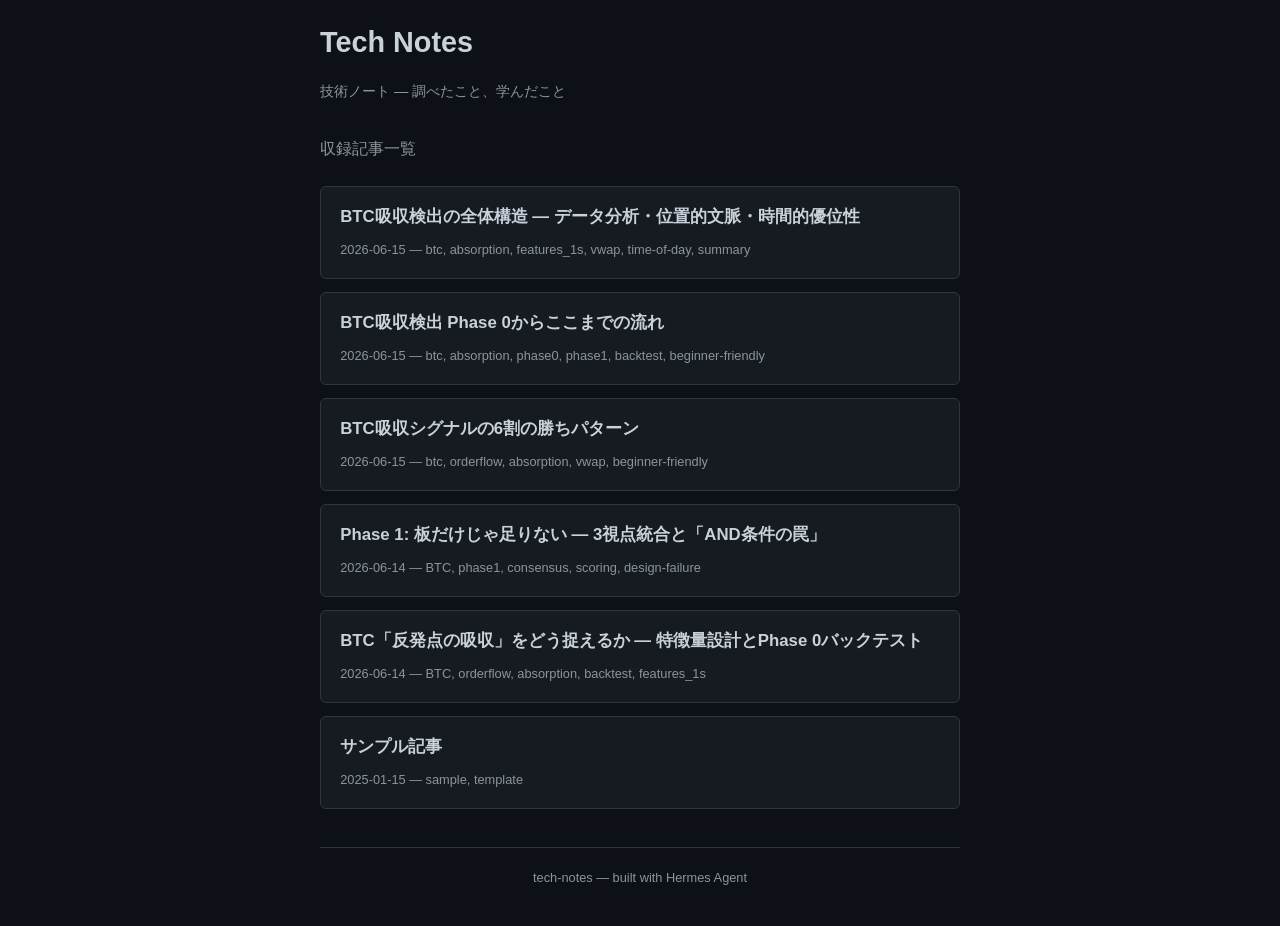
<file: index.html>
<!DOCTYPE html>
<html lang="ja">
<head>
  <meta charset="UTF-8">
  <meta name="viewport" content="width=device-width, initial-scale=1.0">
  <title>Tech Notes</title>
  <link rel="stylesheet" href="styles/main.css">
</head>
<body>

<header class="site-header">
  <h1>Tech Notes</h1>
  <p class="site-subtitle">技術ノート — 調べたこと、学んだこと</p>
</header>

<main>
  <p style="color: var(--text-secondary); margin-bottom: 1.5rem;">
    収録記事一覧
  </p>

  <ul class="article-list">
    <li>
      <a href="topics/btc-absorption-systematic-summary/index.html" class="article-card">
        <span class="article-card-title">BTC吸収検出の全体構造 — データ分析・位置的文脈・時間的優位性</span>
        <span class="article-card-meta">2026-06-15 — btc, absorption, features_1s, vwap, time-of-day, summary</span>
      </a>
    </li>
    <li>
      <a href="topics/btc-absorption-phase0-to-now/index.html" class="article-card">
        <span class="article-card-title">BTC吸収検出 Phase 0からここまでの流れ</span>
        <span class="article-card-meta">2026-06-15 — btc, absorption, phase0, phase1, backtest, beginner-friendly</span>
      </a>
    </li>
    <li>
      <a href="topics/btc-absorption-win-patterns/index.html" class="article-card">
        <span class="article-card-title">BTC吸収シグナルの6割の勝ちパターン</span>
        <span class="article-card-meta">2026-06-15 — btc, orderflow, absorption, vwap, beginner-friendly</span>
      </a>
    </li>
    <li>
      <a href="topics/absorption-phase1-consensus/index.html" class="article-card">
        <span class="article-card-title">Phase 1: 板だけじゃ足りない — 3視点統合と「AND条件の罠」</span>
        <span class="article-card-meta">2026-06-14 — BTC, phase1, consensus, scoring, design-failure</span>
      </a>
    </li>
    <li>
      <a href="topics/absorption-backtest-phase0/index.html" class="article-card">
        <span class="article-card-title">BTC「反発点の吸収」をどう捉えるか — 特徴量設計とPhase 0バックテスト</span>
        <span class="article-card-meta">2026-06-14 — BTC, orderflow, absorption, backtest, features_1s</span>
      </a>
    </li>
    <li>
      <a href="topics/sample-article/index.html" class="article-card">
        <span class="article-card-title">サンプル記事</span>
        <span class="article-card-meta">2025-01-15 — sample, template</span>
      </a>
    </li>
  </ul>
</main>

<footer class="site-footer">
  <p>tech-notes &mdash; built with Hermes Agent</p>
</footer>

</body>
</html>
</file>
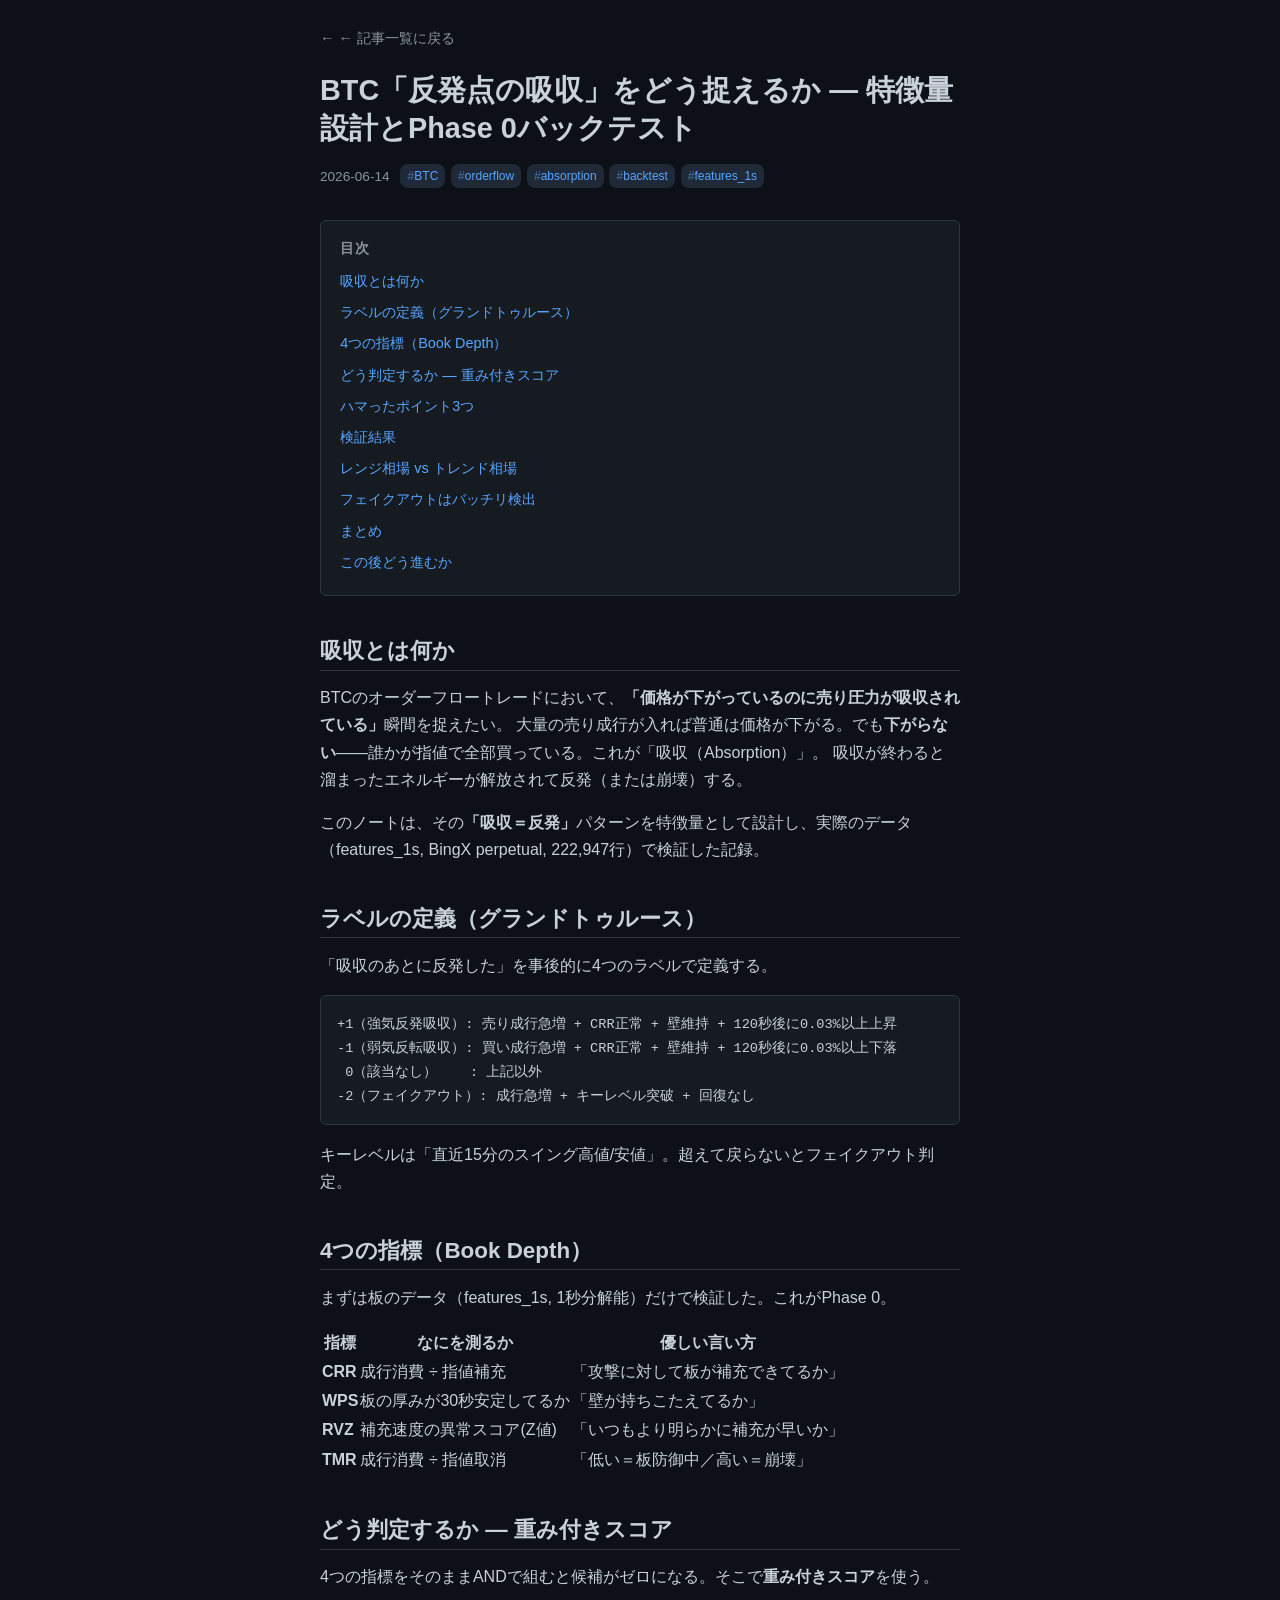
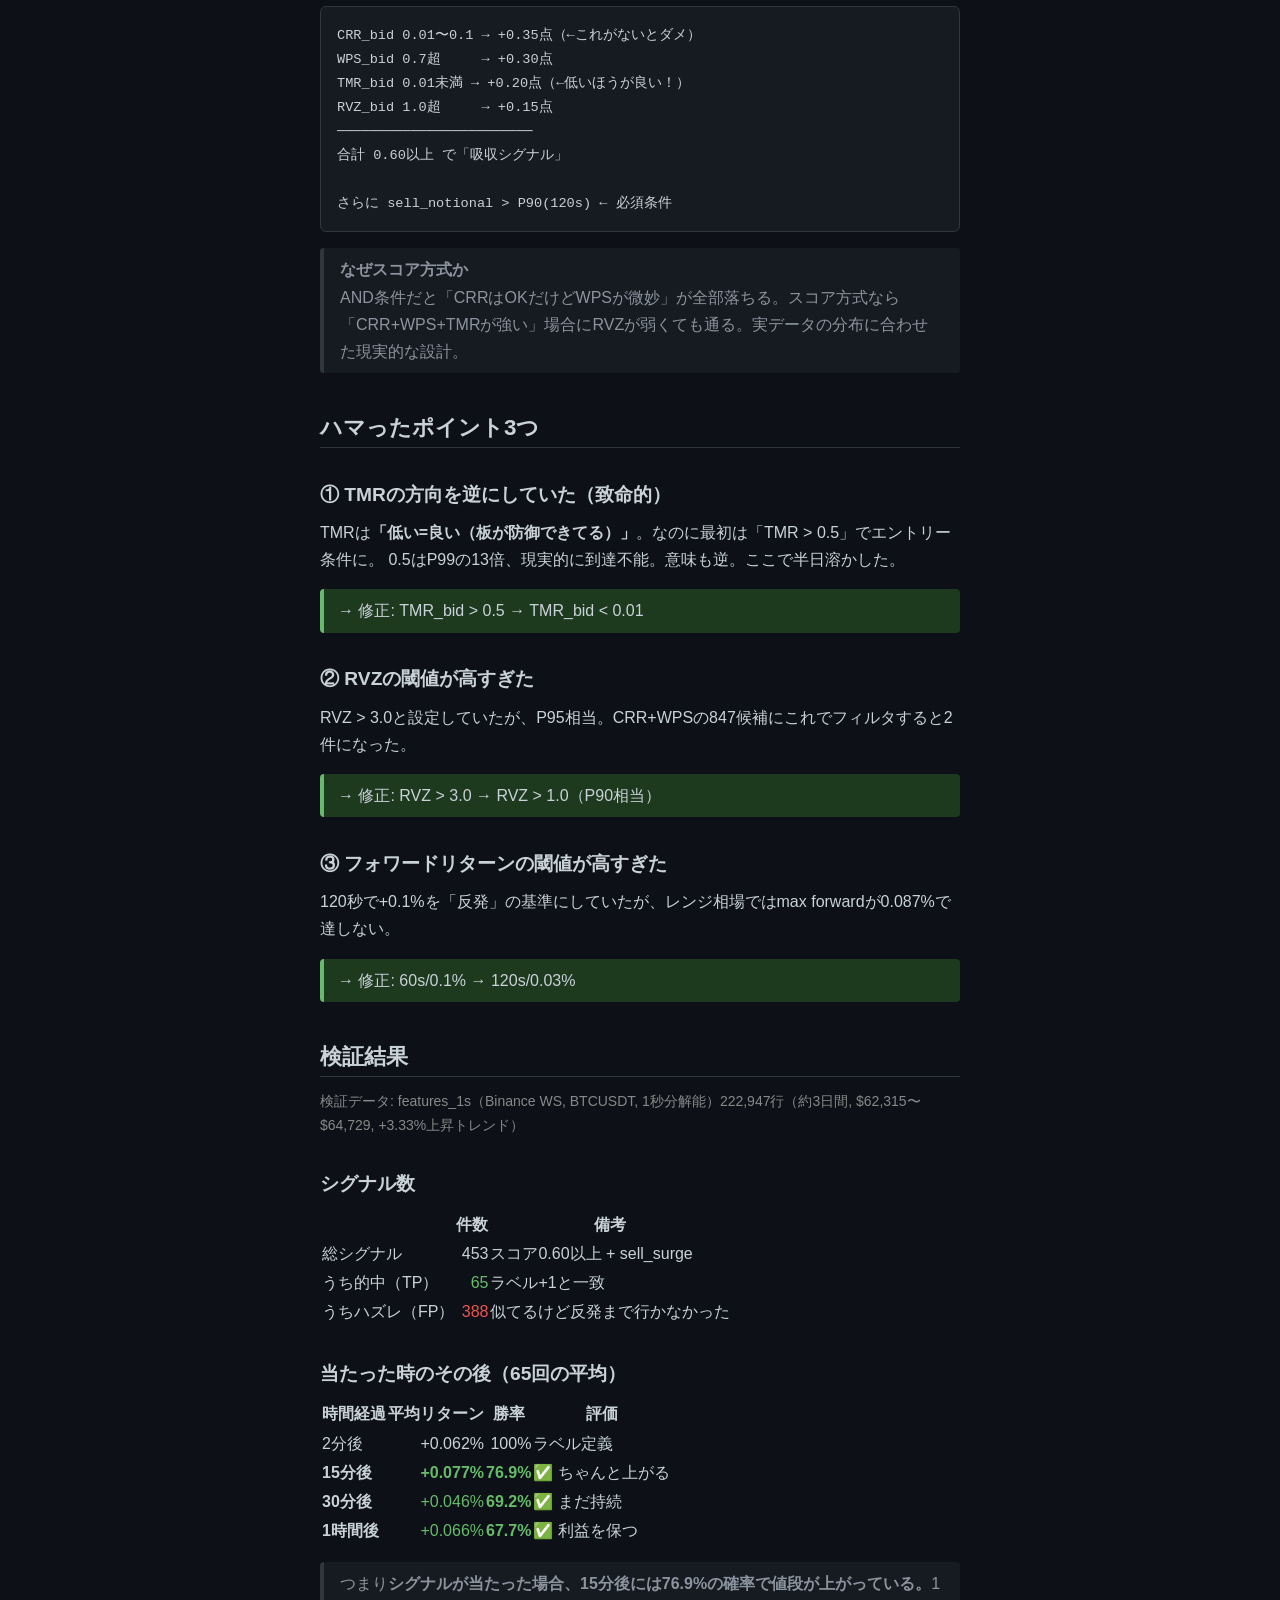
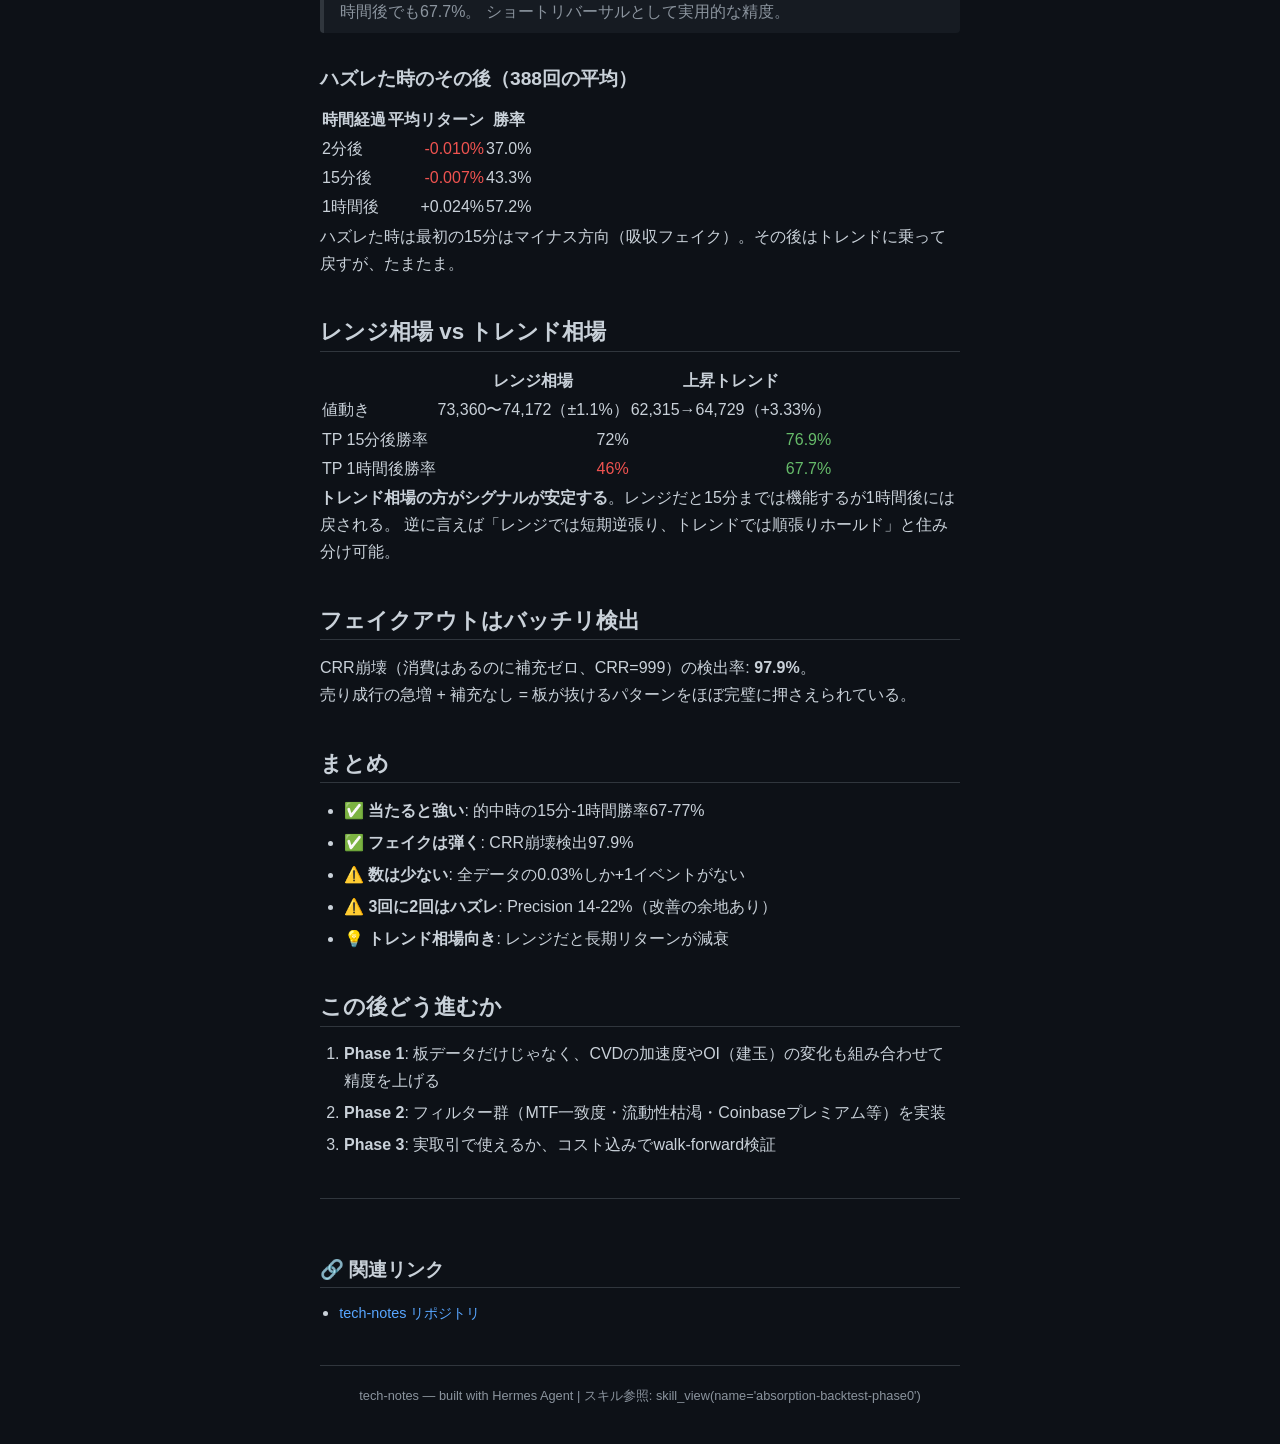
<file: topics/absorption-backtest-phase0/index.html>
<!DOCTYPE html>
<html lang="ja">
<head>
  <meta charset="UTF-8">
  <meta name="viewport" content="width=device-width, initial-scale=1.0">
  <title>BTC反発点吸収 特徴量設計 & Phase 0 バックテスト — Tech Notes</title>
  <link rel="stylesheet" href="../../styles/main.css">
</head>
<body>

<nav>
  <a href="../../index.html" class="back-link">← 記事一覧に戻る</a>
</nav>

<article>
  <header class="article-header">
    <h1>BTC「反発点の吸収」をどう捉えるか — 特徴量設計とPhase 0バックテスト</h1>
    <div class="article-meta">
      <span class="article-date">2026-06-14</span>
      <span class="tags">
        <span class="tag">BTC</span>
        <span class="tag">orderflow</span>
        <span class="tag">absorption</span>
        <span class="tag">backtest</span>
        <span class="tag">features_1s</span>
      </span>
    </div>
  </header>

  <div class="toc">
    <div class="toc-title">目次</div>
    <ul>
      <li><a href="#intro">吸収とは何か</a></li>
      <li><a href="#labels">ラベルの定義（グランドトゥルース）</a></li>
      <li><a href="#features">4つの指標（Book Depth）</a></li>
      <li><a href="#scoring">どう判定するか — 重み付きスコア</a></li>
      <li><a href="#bugs">ハマったポイント3つ</a></li>
      <li><a href="#results">検証結果</a></li>
      <li><a href="#market">レンジ相場 vs トレンド相場</a></li>
      <li><a href="#fakeout">フェイクアウトはバッチリ検出</a></li>
      <li><a href="#summary">まとめ</a></li>
      <li><a href="#next">この後どう進むか</a></li>
    </ul>
  </div>

  <section class="content">

    <h2 id="intro">吸収とは何か</h2>
    <p>
      BTCのオーダーフロートレードにおいて、<strong>「価格が下がっているのに売り圧力が吸収されている」</strong>瞬間を捉えたい。
      大量の売り成行が入れば普通は価格が下がる。でも<strong>下がらない</strong>——誰かが指値で全部買っている。これが「吸収（Absorption）」。
      吸収が終わると溜まったエネルギーが解放されて反発（または崩壊）する。
    </p>
    <p>
      このノートは、その<strong>「吸収＝反発」</strong>パターンを特徴量として設計し、実際のデータ（features_1s, BingX perpetual, 222,947行）で検証した記録。
    </p>

    <h2 id="labels">ラベルの定義（グランドトゥルース）</h2>
    <p>「吸収のあとに反発した」を事後的に4つのラベルで定義する。</p>
    <pre><code>+1（強気反発吸収）: 売り成行急増 + CRR正常 + 壁維持 + 120秒後に0.03%以上上昇
-1（弱気反転吸収）: 買い成行急増 + CRR正常 + 壁維持 + 120秒後に0.03%以上下落
 0（該当なし）    : 上記以外
-2（フェイクアウト）: 成行急増 + キーレベル突破 + 回復なし</code></pre>
    <p>キーレベルは「直近15分のスイング高値/安値」。超えて戻らないとフェイクアウト判定。</p>

    <h2 id="features">4つの指標（Book Depth）</h2>
    <p>まずは板のデータ（features_1s, 1秒分解能）だけで検証した。これがPhase 0。</p>

    <table>
      <thead>
        <tr><th>指標</th><th>なにを測るか</th><th>優しい言い方</th></tr>
      </thead>
      <tbody>
        <tr><td><strong>CRR</strong></td><td>成行消費 ÷ 指値補充</td><td>「攻撃に対して板が補充できてるか」</td></tr>
        <tr><td><strong>WPS</strong></td><td>板の厚みが30秒安定してるか</td><td>「壁が持ちこたえてるか」</td></tr>
        <tr><td><strong>RVZ</strong></td><td>補充速度の異常スコア(Z値)</td><td>「いつもより明らかに補充が早いか」</td></tr>
        <tr><td><strong>TMR</strong></td><td>成行消費 ÷ 指値取消</td><td>「低い＝板防御中／高い＝崩壊」</td></tr>
      </tbody>
    </table>

    <h2 id="scoring">どう判定するか — 重み付きスコア</h2>
    <p>4つの指標をそのままANDで組むと候補がゼロになる。そこで<strong>重み付きスコア</strong>を使う。</p>
    <pre><code>CRR_bid 0.01〜0.1 → +0.35点（←これがないとダメ）
WPS_bid 0.7超     → +0.30点
TMR_bid 0.01未満 → +0.20点（←低いほうが良い！）
RVZ_bid 1.0超     → +0.15点
────────────────────────
合計 0.60以上 で「吸収シグナル」

さらに sell_notional > P90(120s) ← 必須条件</code></pre>

    <blockquote>
      <strong>なぜスコア方式か</strong><br>
      AND条件だと「CRRはOKだけどWPSが微妙」が全部落ちる。スコア方式なら「CRR+WPS+TMRが強い」場合にRVZが弱くても通る。実データの分布に合わせた現実的な設計。
    </blockquote>

    <h2 id="bugs">ハマったポイント3つ</h2>

    <h3>① TMRの方向を逆にしていた（致命的）</h3>
    <p>
      TMRは<strong>「低い=良い（板が防御できてる）」</strong>。なのに最初は「TMR &gt; 0.5」でエントリー条件に。
      0.5はP99の13倍、現実的に到達不能。意味も逆。ここで半日溶かした。
    </p>
    <p class="fix">→ 修正: TMR_bid &gt; 0.5 → TMR_bid &lt; 0.01</p>

    <h3>② RVZの閾値が高すぎた</h3>
    <p>RVZ &gt; 3.0と設定していたが、P95相当。CRR+WPSの847候補にこれでフィルタすると2件になった。</p>
    <p class="fix">→ 修正: RVZ &gt; 3.0 → RVZ &gt; 1.0（P90相当）</p>

    <h3>③ フォワードリターンの閾値が高すぎた</h3>
    <p>120秒で+0.1%を「反発」の基準にしていたが、レンジ相場ではmax forwardが0.087%で達しない。</p>
    <p class="fix">→ 修正: 60s/0.1% → 120s/0.03%</p>

    <h2 id="results">検証結果</h2>
    <p class="meta">検証データ: features_1s（Binance WS, BTCUSDT, 1秒分解能）222,947行（約3日間, $62,315〜$64,729, +3.33%上昇トレンド）</p>

    <h3>シグナル数</h3>
    <table>
      <thead><tr><th></th><th>件数</th><th>備考</th></tr></thead>
      <tbody>
        <tr><td>総シグナル</td><td style="text-align:right">453</td><td>スコア0.60以上 + sell_surge</td></tr>
        <tr><td>うち的中（TP）</td><td style="text-align:right; color:#66bb6a">65</td><td>ラベル+1と一致</td></tr>
        <tr><td>うちハズレ（FP）</td><td style="text-align:right; color:#ef5350">388</td><td>似てるけど反発まで行かなかった</td></tr>
      </tbody>
    </table>

    <h3>当たった時のその後（65回の平均）</h3>
    <table>
      <thead><tr><th>時間経過</th><th>平均リターン</th><th>勝率</th><th>評価</th></tr></thead>
      <tbody>
        <tr><td>2分後</td><td style="text-align:right">+0.062%</td><td style="text-align:right">100%</td><td>ラベル定義</td></tr>
        <tr><td><strong>15分後</strong></td><td style="text-align:right; color:#66bb6a"><strong>+0.077%</strong></td><td style="text-align:right; color:#66bb6a"><strong>76.9%</strong></td><td>✅ ちゃんと上がる</td></tr>
        <tr><td><strong>30分後</strong></td><td style="text-align:right; color:#66bb6a">+0.046%</td><td style="text-align:right; color:#66bb6a"><strong>69.2%</strong></td><td>✅ まだ持続</td></tr>
        <tr><td><strong>1時間後</strong></td><td style="text-align:right; color:#66bb6a">+0.066%</td><td style="text-align:right; color:#66bb6a"><strong>67.7%</strong></td><td>✅ 利益を保つ</td></tr>
      </tbody>
    </table>

    <blockquote>
      つまり<strong>シグナルが当たった場合、15分後には76.9%の確率で値段が上がっている。</strong>1時間後でも67.7%。
      ショートリバーサルとして実用的な精度。
    </blockquote>

    <h3>ハズレた時のその後（388回の平均）</h3>
    <table>
      <thead><tr><th>時間経過</th><th>平均リターン</th><th>勝率</th></tr></thead>
      <tbody>
        <tr><td>2分後</td><td style="text-align:right; color:#ef5350">-0.010%</td><td style="text-align:right">37.0%</td></tr>
        <tr><td>15分後</td><td style="text-align:right; color:#ef5350">-0.007%</td><td style="text-align:right">43.3%</td></tr>
        <tr><td>1時間後</td><td style="text-align:right">+0.024%</td><td style="text-align:right">57.2%</td></tr>
      </tbody>
    </table>
    <p>ハズレた時は最初の15分はマイナス方向（吸収フェイク）。その後はトレンドに乗って戻すが、たまたま。</p>

    <h2 id="market">レンジ相場 vs トレンド相場</h2>
    <table>
      <thead><tr><th></th><th>レンジ相場</th><th>上昇トレンド</th></tr></thead>
      <tbody>
        <tr><td>値動き</td><td>73,360〜74,172（±1.1%）</td><td>62,315→64,729（+3.33%）</td></tr>
        <tr><td>TP 15分後勝率</td><td style="text-align:right">72%</td><td style="text-align:right; color:#66bb6a">76.9%</td></tr>
        <tr><td>TP 1時間後勝率</td><td style="text-align:right; color:#ef5350">46%</td><td style="text-align:right; color:#66bb6a">67.7%</td></tr>
      </tbody>
    </table>
    <p>
      <strong>トレンド相場の方がシグナルが安定する</strong>。レンジだと15分までは機能するが1時間後には戻される。
      逆に言えば「レンジでは短期逆張り、トレンドでは順張りホールド」と住み分け可能。
    </p>

    <h2 id="fakeout">フェイクアウトはバッチリ検出</h2>
    <p>
      CRR崩壊（消費はあるのに補充ゼロ、CRR=999）の検出率: <strong>97.9%</strong>。<br>
      売り成行の急増 + 補充なし = 板が抜けるパターンをほぼ完璧に押さえられている。
    </p>

    <h2 id="summary">まとめ</h2>
    <ul>
      <li>✅ <strong>当たると強い</strong>: 的中時の15分-1時間勝率67-77%</li>
      <li>✅ <strong>フェイクは弾く</strong>: CRR崩壊検出97.9%</li>
      <li>⚠️ <strong>数は少ない</strong>: 全データの0.03%しか+1イベントがない</li>
      <li>⚠️ <strong>3回に2回はハズレ</strong>: Precision 14-22%（改善の余地あり）</li>
      <li>💡 <strong>トレンド相場向き</strong>: レンジだと長期リターンが減衰</li>
    </ul>

    <h2 id="next">この後どう進むか</h2>
    <ol>
      <li><strong>Phase 1</strong>: 板データだけじゃなく、CVDの加速度やOI（建玉）の変化も組み合わせて精度を上げる</li>
      <li><strong>Phase 2</strong>: フィルター群（MTF一致度・流動性枯渇・Coinbaseプレミアム等）を実装</li>
      <li><strong>Phase 3</strong>: 実取引で使えるか、コスト込みでwalk-forward検証</li>
    </ol>

  </section>

  <section class="references">
    <h2>🔗 関連リンク</h2>
    <ul>
      <li><a href="https://github.com/like-kradness-2025/tech-notes" target="_blank" rel="noopener">tech-notes リポジトリ</a></li>
    </ul>
  </section>
</article>

<footer class="site-footer">
  <p>tech-notes &mdash; built with Hermes Agent | スキル参照: skill_view(name='absorption-backtest-phase0')</p>
</footer>

<style>
.meta { color: #888; font-size: 14px; }
.fix { background: #1e3a1e; border-left: 4px solid #66bb6a; padding: 8px 14px; margin: 8px 0; border-radius: 4px; }
</style>

</body>
</html>
</file>
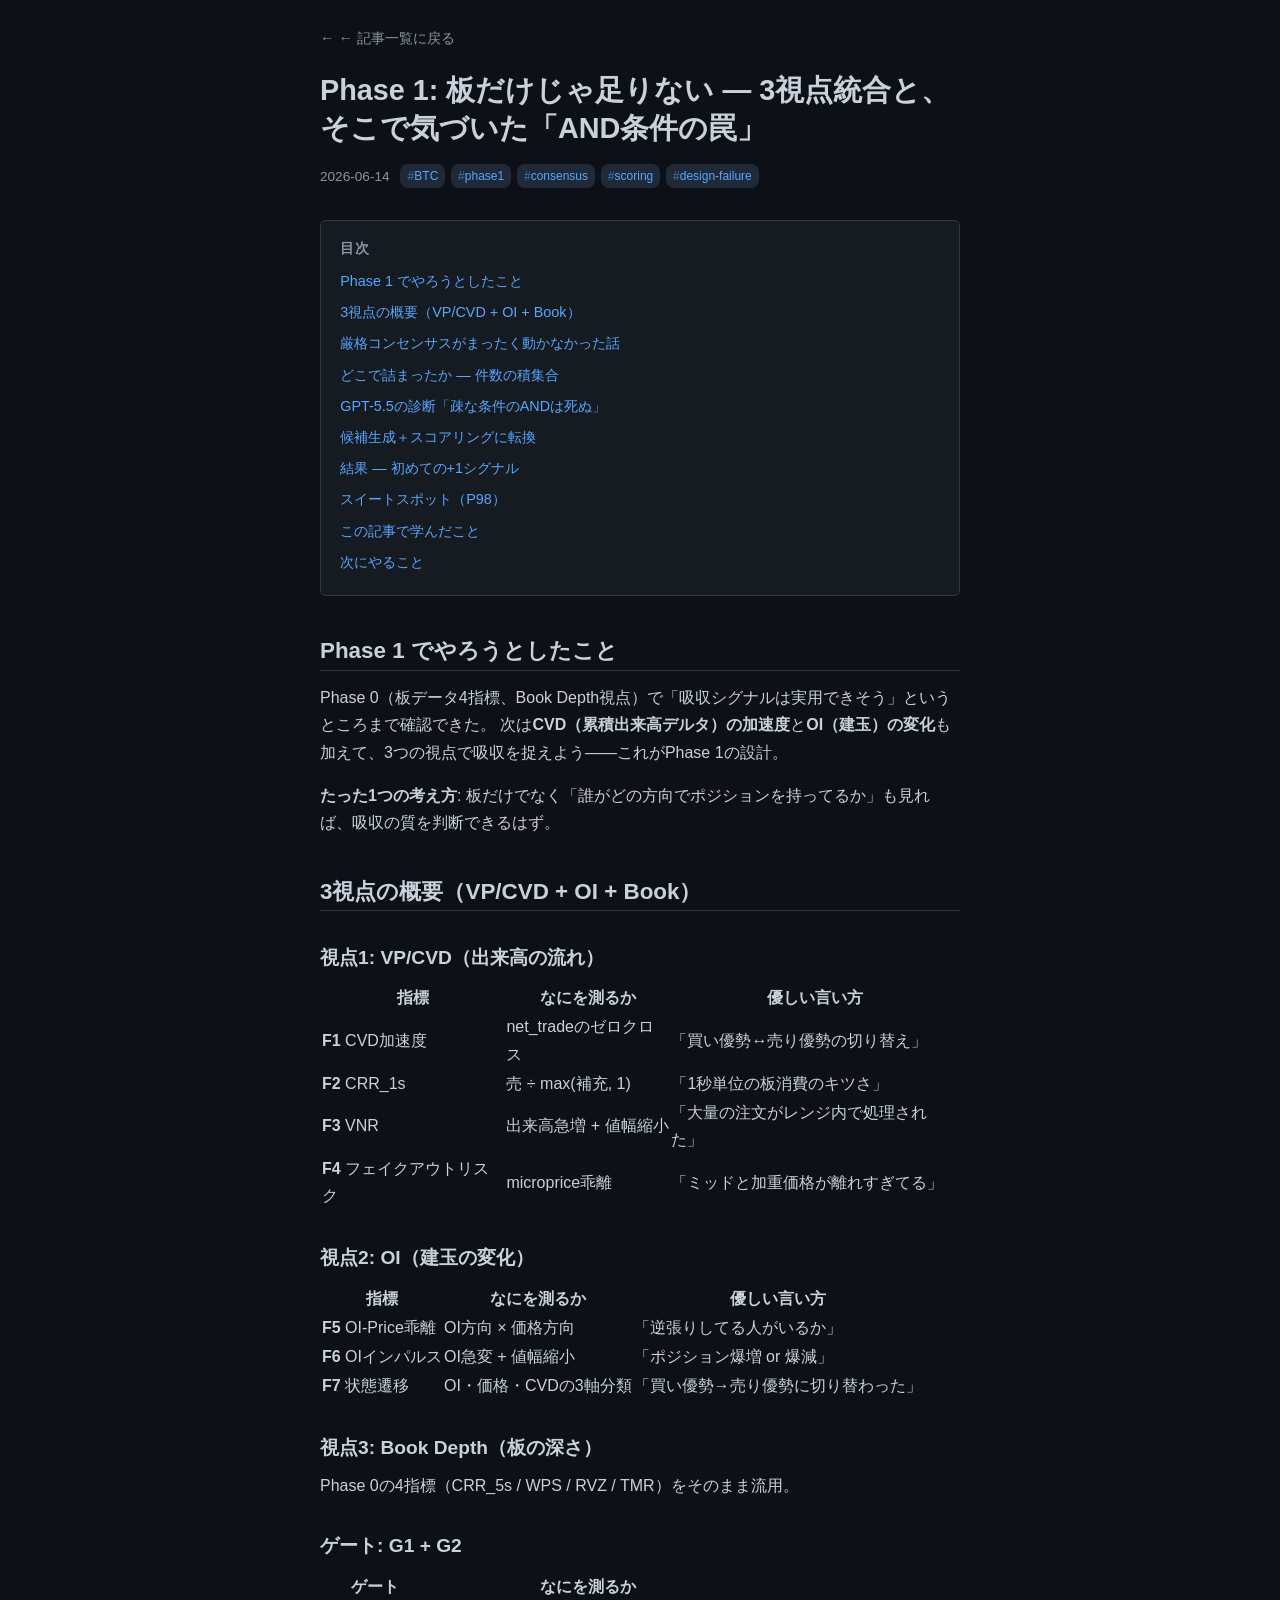
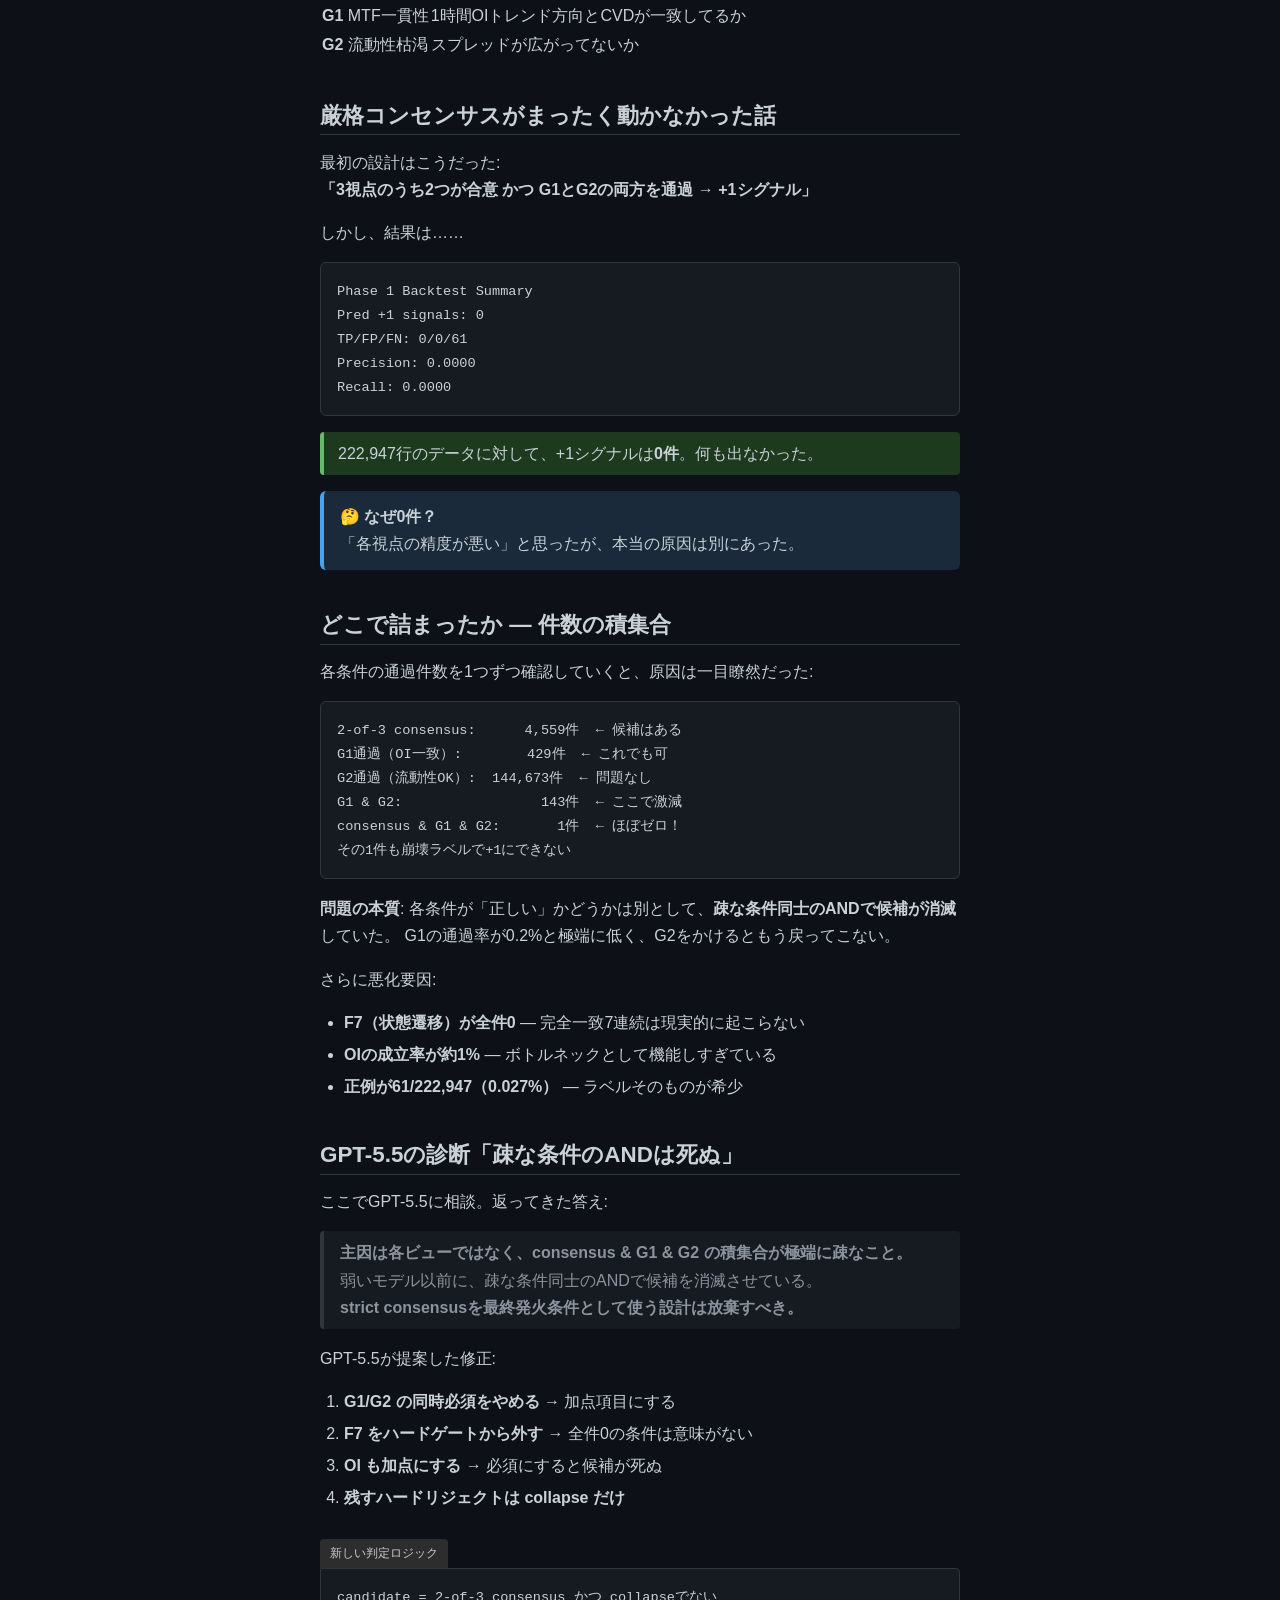
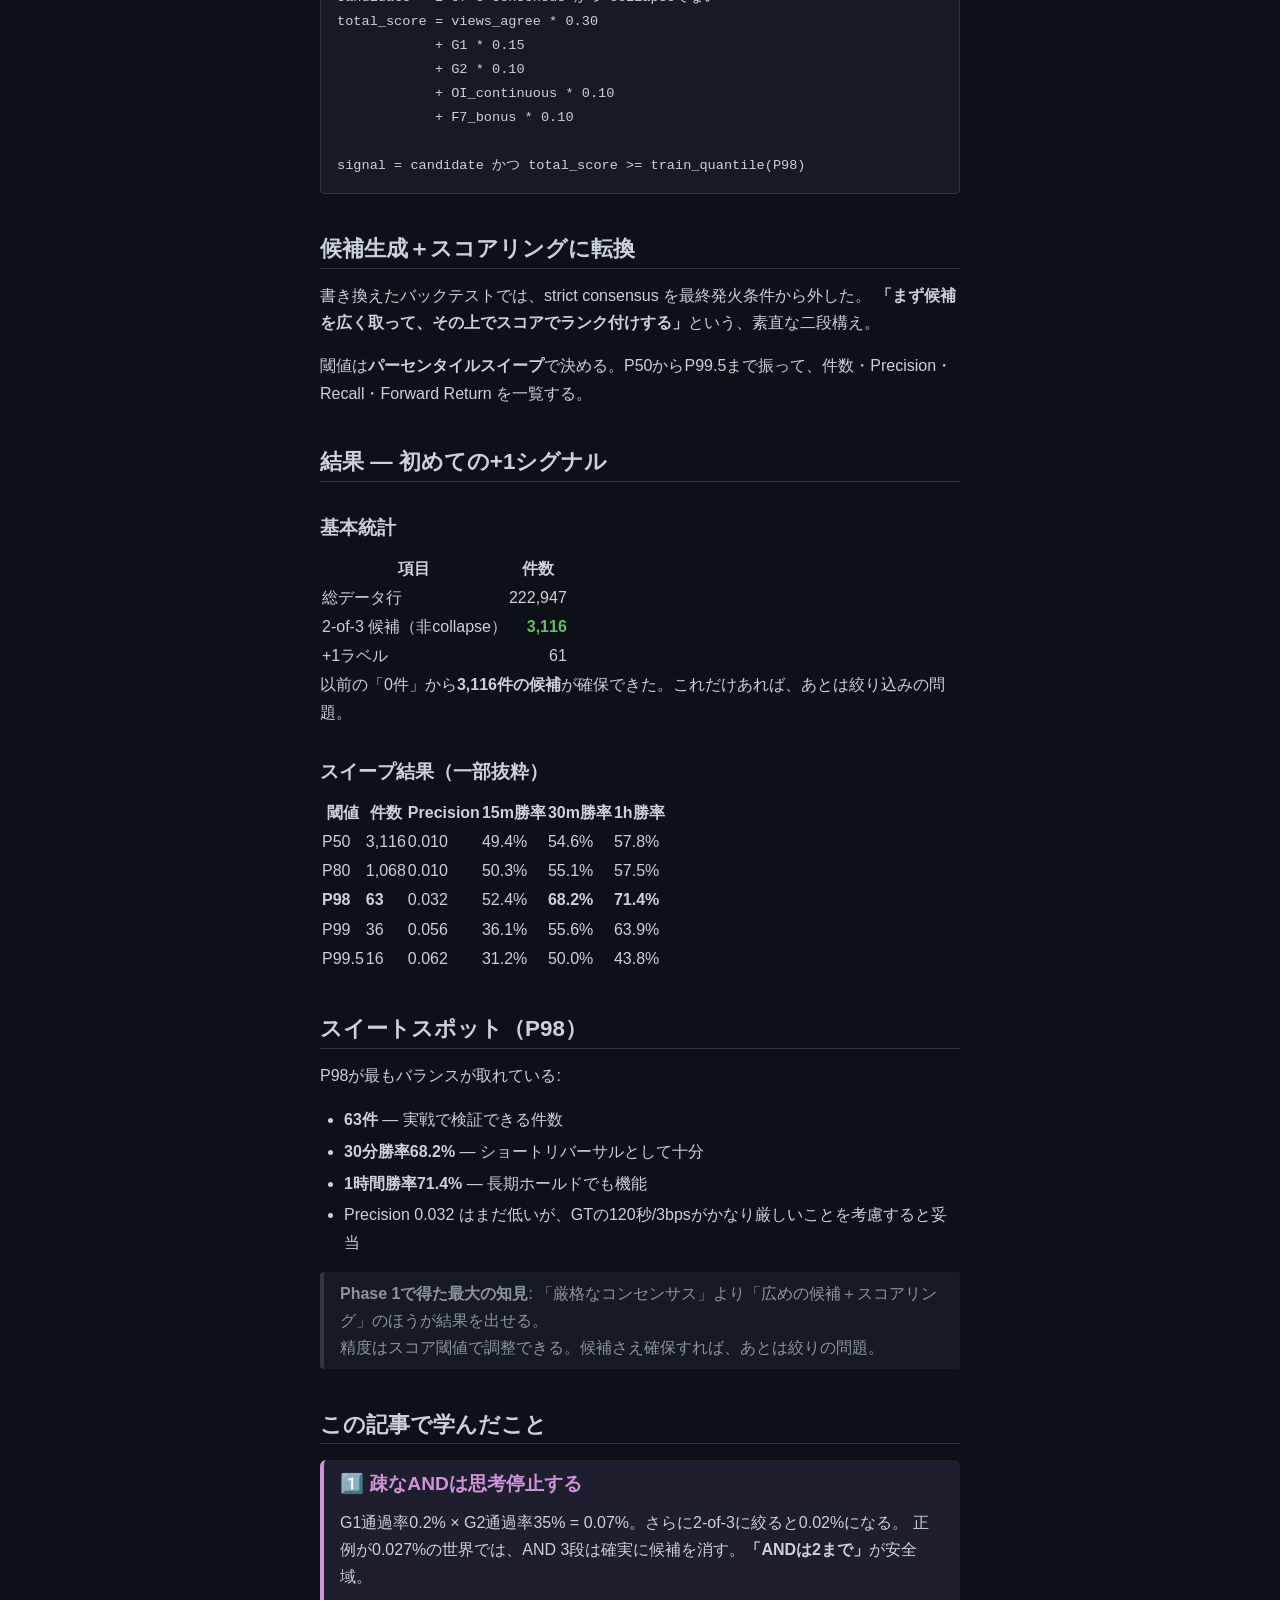
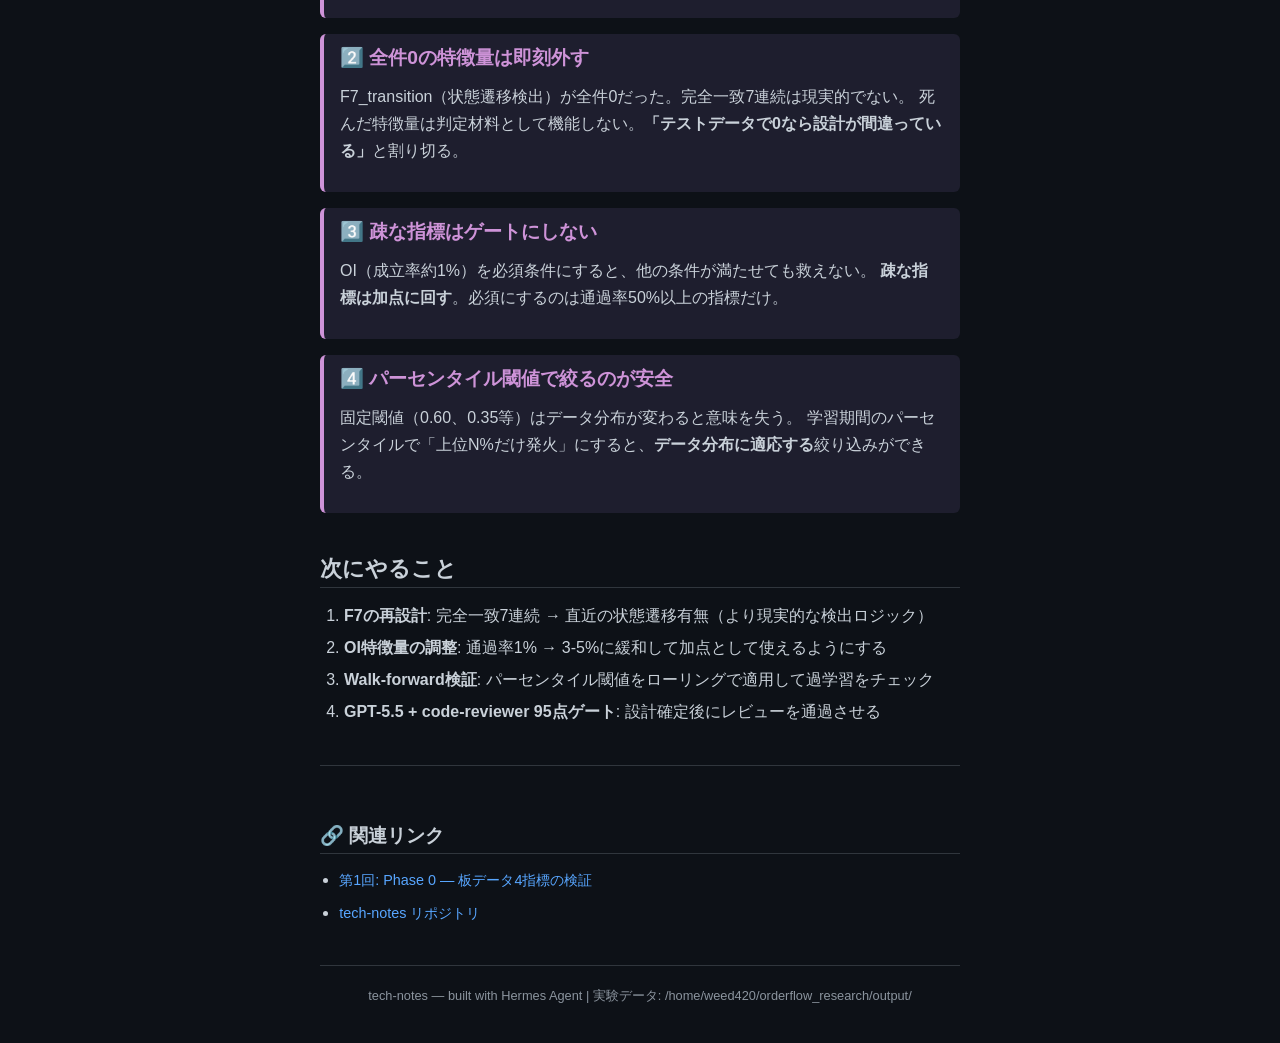
<file: topics/absorption-phase1-consensus/index.html>
<!DOCTYPE html>
<html lang="ja">
<head>
  <meta charset="UTF-8">
  <meta name="viewport" content="width=device-width, initial-scale=1.0">
  <title>Phase 1 3視点統合 — 候補生成＋スコアリングへの転換 — Tech Notes</title>
  <link rel="stylesheet" href="../../styles/main.css">
</head>
<body>

<nav>
  <a href="../../index.html" class="back-link">← 記事一覧に戻る</a>
</nav>

<article>
  <header class="article-header">
    <h1>Phase 1: 板だけじゃ足りない — 3視点統合と、そこで気づいた「AND条件の罠」</h1>
    <div class="article-meta">
      <span class="article-date">2026-06-14</span>
      <span class="tags">
        <span class="tag">BTC</span>
        <span class="tag">phase1</span>
        <span class="tag">consensus</span>
        <span class="tag">scoring</span>
        <span class="tag">design-failure</span>
      </span>
    </div>
  </header>

  <div class="toc">
    <div class="toc-title">目次</div>
    <ul>
      <li><a href="#intro">Phase 1 でやろうとしたこと</a></li>
      <li><a href="#design">3視点の概要（VP/CVD + OI + Book）</a></li>
      <li><a href="#failure">厳格コンセンサスがまったく動かなかった話</a></li>
      <li><a href="#analysis">どこで詰まったか — 件数の積集合</a></li>
      <li><a href="#consult">GPT-5.5の診断「疎な条件のANDは死ぬ」</a></li>
      <li><a href="#rewrite">候補生成＋スコアリングに転換</a></li>
      <li><a href="#results">結果 — 初めての+1シグナル</a></li>
      <li><a href="#sweet">スイートスポット（P98）</a></li>
      <li><a href="#lessons">この記事で学んだこと</a></li>
      <li><a href="#next">次にやること</a></li>
    </ul>
  </div>

  <section class="content">

    <h2 id="intro">Phase 1 でやろうとしたこと</h2>
    <p>
      Phase 0（板データ4指標、Book Depth視点）で「吸収シグナルは実用できそう」というところまで確認できた。
      次は<strong>CVD（累積出来高デルタ）の加速度</strong>と<strong>OI（建玉）の変化</strong>も加えて、3つの視点で吸収を捉えよう——これがPhase 1の設計。
    </p>
    <p>
      <strong>たった1つの考え方</strong>: 板だけでなく「誰がどの方向でポジションを持ってるか」も見れば、吸収の質を判断できるはず。
    </p>

    <h2 id="design">3視点の概要（VP/CVD + OI + Book）</h2>

    <h3>視点1: VP/CVD（出来高の流れ）</h3>
    <table>
      <thead><tr><th>指標</th><th>なにを測るか</th><th>優しい言い方</th></tr></thead>
      <tbody>
        <tr><td><strong>F1</strong> CVD加速度</td><td>net_tradeのゼロクロス</td><td>「買い優勢↔売り優勢の切り替え」</td></tr>
        <tr><td><strong>F2</strong> CRR_1s</td><td>売 ÷ max(補充, 1)</td><td>「1秒単位の板消費のキツさ」</td></tr>
        <tr><td><strong>F3</strong> VNR</td><td>出来高急増 + 値幅縮小</td><td>「大量の注文がレンジ内で処理された」</td></tr>
        <tr><td><strong>F4</strong> フェイクアウトリスク</td><td>microprice乖離</td><td>「ミッドと加重価格が離れすぎてる」</td></tr>
      </tbody>
    </table>

    <h3>視点2: OI（建玉の変化）</h3>
    <table>
      <thead><tr><th>指標</th><th>なにを測るか</th><th>優しい言い方</th></tr></thead>
      <tbody>
        <tr><td><strong>F5</strong> OI-Price乖離</td><td>OI方向 × 価格方向</td><td>「逆張りしてる人がいるか」</td></tr>
        <tr><td><strong>F6</strong> OIインパルス</td><td>OI急変 + 値幅縮小</td><td>「ポジション爆増 or 爆減」</td></tr>
        <tr><td><strong>F7</strong> 状態遷移</td><td>OI・価格・CVDの3軸分類</td><td>「買い優勢→売り優勢に切り替わった」</td></tr>
      </tbody>
    </table>

    <h3>視点3: Book Depth（板の深さ）</h3>
    <p>Phase 0の4指標（CRR_5s / WPS / RVZ / TMR）をそのまま流用。</p>

    <h3>ゲート: G1 + G2</h3>
    <table>
      <thead><tr><th>ゲート</th><th>なにを測るか</th></tr></thead>
      <tbody>
        <tr><td><strong>G1</strong> MTF一貫性</td><td>1時間OIトレンド方向とCVDが一致してるか</td></tr>
        <tr><td><strong>G2</strong> 流動性枯渇</td><td>スプレッドが広がってないか</td></tr>
      </tbody>
    </table>

    <h2 id="failure">厳格コンセンサスがまったく動かなかった話</h2>
    <p>
      最初の設計はこうだった:<br>
      <strong>「3視点のうち2つが合意 かつ G1とG2の両方を通過 → +1シグナル」</strong>
    </p>
    <p>しかし、結果は……</p>
    <pre><code>Phase 1 Backtest Summary
Pred +1 signals: 0
TP/FP/FN: 0/0/61
Precision: 0.0000
Recall: 0.0000</code></pre>
    <p class="fix">222,947行のデータに対して、+1シグナルは<strong>0件</strong>。何も出なかった。</p>

    <div class="insight-box">
      <strong>🤔 なぜ0件？</strong><br>
      「各視点の精度が悪い」と思ったが、本当の原因は別にあった。
    </div>

    <h2 id="analysis">どこで詰まったか — 件数の積集合</h2>
    <p>各条件の通過件数を1つずつ確認していくと、原因は一目瞭然だった:</p>
    <pre><code>2-of-3 consensus:      4,559件  ← 候補はある
G1通過（OI一致）:        429件  ← これでも可
G2通過（流動性OK）:  144,673件  ← 問題なし
G1 & G2:                 143件  ← ここで激減
consensus & G1 & G2:       1件  ← ほぼゼロ！
その1件も崩壊ラベルで+1にできない</code></pre>
    <p>
      <strong>問題の本質</strong>: 各条件が「正しい」かどうかは別として、<strong>疎な条件同士のANDで候補が消滅</strong>していた。
      G1の通過率が0.2%と極端に低く、G2をかけるともう戻ってこない。
    </p>

    <p>さらに悪化要因:</p>
    <ul>
      <li><strong>F7（状態遷移）が全件0</strong> — 完全一致7連続は現実的に起こらない</li>
      <li><strong>OIの成立率が約1%</strong> — ボトルネックとして機能しすぎている</li>
      <li><strong>正例が61/222,947（0.027%）</strong> — ラベルそのものが希少</li>
    </ul>

    <h2 id="consult">GPT-5.5の診断「疎な条件のANDは死ぬ」</h2>
    <p>ここでGPT-5.5に相談。返ってきた答え:</p>
    <blockquote>
      <strong>主因は各ビューではなく、consensus & G1 & G2 の積集合が極端に疎なこと。</strong><br>
      弱いモデル以前に、疎な条件同士のANDで候補を消滅させている。<br>
      <strong>strict consensusを最終発火条件として使う設計は放棄すべき。</strong>
    </blockquote>

    <p>GPT-5.5が提案した修正:</p>
    <ol>
      <li><strong>G1/G2 の同時必須をやめる</strong> → 加点項目にする</li>
      <li><strong>F7 をハードゲートから外す</strong> → 全件0の条件は意味がない</li>
      <li><strong>OI も加点にする</strong> → 必須にすると候補が死ぬ</li>
      <li><strong>残すハードリジェクトは collapse だけ</strong></li>
    </ol>

    <div class="code-label">新しい判定ロジック</div>
    <pre><code>candidate = 2-of-3 consensus かつ collapseでない
total_score = views_agree * 0.30
            + G1 * 0.15
            + G2 * 0.10
            + OI_continuous * 0.10
            + F7_bonus * 0.10
    
signal = candidate かつ total_score >= train_quantile(P98)</code></pre>

    <h2 id="rewrite">候補生成＋スコアリングに転換</h2>
    <p>
      書き換えたバックテストでは、strict consensus を最終発火条件から外した。
      <strong>「まず候補を広く取って、その上でスコアでランク付けする」</strong>という、素直な二段構え。
    </p>
    <p>
      閾値は<strong>パーセンタイルスイープ</strong>で決める。P50からP99.5まで振って、件数・Precision・Recall・Forward Return を一覧する。
    </p>

    <h2 id="results">結果 — 初めての+1シグナル</h2>

    <h3>基本統計</h3>
    <table>
      <thead><tr><th>項目</th><th>件数</th></tr></thead>
      <tbody>
        <tr><td>総データ行</td><td style="text-align:right">222,947</td></tr>
        <tr><td>2-of-3 候補（非collapse）</td><td style="text-align:right; color:#66bb6a"><strong>3,116</strong></td></tr>
        <tr><td>+1ラベル</td><td style="text-align:right">61</td></tr>
      </tbody>
    </table>
    <p>
      以前の「0件」から<strong>3,116件の候補</strong>が確保できた。これだけあれば、あとは絞り込みの問題。
    </p>

    <h3>スイープ結果（一部抜粋）</h3>
    <table>
      <thead><tr><th>閾値</th><th>件数</th><th>Precision</th><th><strong>15m勝率</strong></th><th><strong>30m勝率</strong></th><th><strong>1h勝率</strong></th></tr></thead>
      <tbody>
        <tr><td>P50</td><td>3,116</td><td>0.010</td><td>49.4%</td><td>54.6%</td><td>57.8%</td></tr>
        <tr><td>P80</td><td>1,068</td><td>0.010</td><td>50.3%</td><td>55.1%</td><td>57.5%</td></tr>
        <tr><td><strong>P98</strong></td><td><strong>63</strong></td><td>0.032</td><td>52.4%</td><td><strong>68.2%</strong></td><td><strong>71.4%</strong></td></tr>
        <tr><td>P99</td><td>36</td><td>0.056</td><td>36.1%</td><td>55.6%</td><td>63.9%</td></tr>
        <tr><td>P99.5</td><td>16</td><td>0.062</td><td>31.2%</td><td>50.0%</td><td>43.8%</td></tr>
      </tbody>
    </table>

    <h2 id="sweet">スイートスポット（P98）</h2>
    <p>
      P98が最もバランスが取れている:
    </p>
    <ul>
      <li><strong>63件</strong> — 実戦で検証できる件数</li>
      <li><strong>30分勝率68.2%</strong> — ショートリバーサルとして十分</li>
      <li><strong>1時間勝率71.4%</strong> — 長期ホールドでも機能</li>
      <li>Precision 0.032 はまだ低いが、GTの120秒/3bpsがかなり厳しいことを考慮すると妥当</li>
    </ul>

    <blockquote>
      <strong>Phase 1で得た最大の知見</strong>: 「厳格なコンセンサス」より「広めの候補＋スコアリング」のほうが結果を出せる。<br>
      精度はスコア閾値で調整できる。候補さえ確保すれば、あとは絞りの問題。
    </blockquote>

    <h2 id="lessons">この記事で学んだこと</h2>

    <div class="lesson">
      <h3>1️⃣ 疎なANDは思考停止する</h3>
      <p>
        G1通過率0.2% × G2通過率35% = 0.07%。さらに2-of-3に絞ると0.02%になる。
        正例が0.027%の世界では、AND 3段は確実に候補を消す。<strong>「ANDは2まで」</strong>が安全域。
      </p>
    </div>

    <div class="lesson">
      <h3>2️⃣ 全件0の特徴量は即刻外す</h3>
      <p>
        F7_transition（状態遷移検出）が全件0だった。完全一致7連続は現実的でない。
        死んだ特徴量は判定材料として機能しない。<strong>「テストデータで0なら設計が間違っている」</strong>と割り切る。
      </p>
    </div>

    <div class="lesson">
      <h3>3️⃣ 疎な指標はゲートにしない</h3>
      <p>
        OI（成立率約1%）を必須条件にすると、他の条件が満たせても救えない。
        <strong>疎な指標は加点に回す</strong>。必須にするのは通過率50%以上の指標だけ。
      </p>
    </div>

    <div class="lesson">
      <h3>4️⃣ パーセンタイル閾値で絞るのが安全</h3>
      <p>
        固定閾値（0.60、0.35等）はデータ分布が変わると意味を失う。
        学習期間のパーセンタイルで「上位N%だけ発火」にすると、<strong>データ分布に適応する</strong>絞り込みができる。
      </p>
    </div>

    <h2 id="next">次にやること</h2>
    <ol>
      <li><strong>F7の再設計</strong>: 完全一致7連続 → 直近の状態遷移有無（より現実的な検出ロジック）</li>
      <li><strong>OI特徴量の調整</strong>: 通過率1% → 3-5%に緩和して加点として使えるようにする</li>
      <li><strong>Walk-forward検証</strong>: パーセンタイル閾値をローリングで適用して過学習をチェック</li>
      <li><strong>GPT-5.5 + code-reviewer 95点ゲート</strong>: 設計確定後にレビューを通過させる</li>
    </ol>

  </section>

  <section class="references">
    <h2>🔗 関連リンク</h2>
    <ul>
      <li><a href="../absorption-backtest-phase0/index.html">第1回: Phase 0 — 板データ4指標の検証</a></li>
      <li><a href="https://github.com/like-kradness-2025/tech-notes" target="_blank" rel="noopener">tech-notes リポジトリ</a></li>
    </ul>
  </section>
</article>

<footer class="site-footer">
  <p>tech-notes &mdash; built with Hermes Agent | 実験データ: /home/weed420/orderflow_research/output/</p>
</footer>

<style>
.meta { color: #888; font-size: 14px; }
.fix { background: #1e3a1e; border-left: 4px solid #66bb6a; padding: 8px 14px; margin: 8px 0; border-radius: 4px; }
.insight-box { background: #1a2a3a; border-left: 4px solid #42a5f5; padding: 12px 16px; margin: 16px 0; border-radius: 6px; }
.code-label { background: #2d2d2d; color: #ccc; padding: 4px 10px; font-size: 12px; border-radius: 4px 4px 0 0; display: inline-block; margin-top: 12px; }
.code-label + pre { margin-top: 0; border-radius: 0 4px 4px 4px; }
.lesson { background: #1e1e2e; border-left: 4px solid #ce93d8; padding: 12px 16px; margin: 16px 0; border-radius: 6px; }
.lesson h3 { margin-top: 0; color: #ce93d8; }
</style>

</body>
</html>
</file>
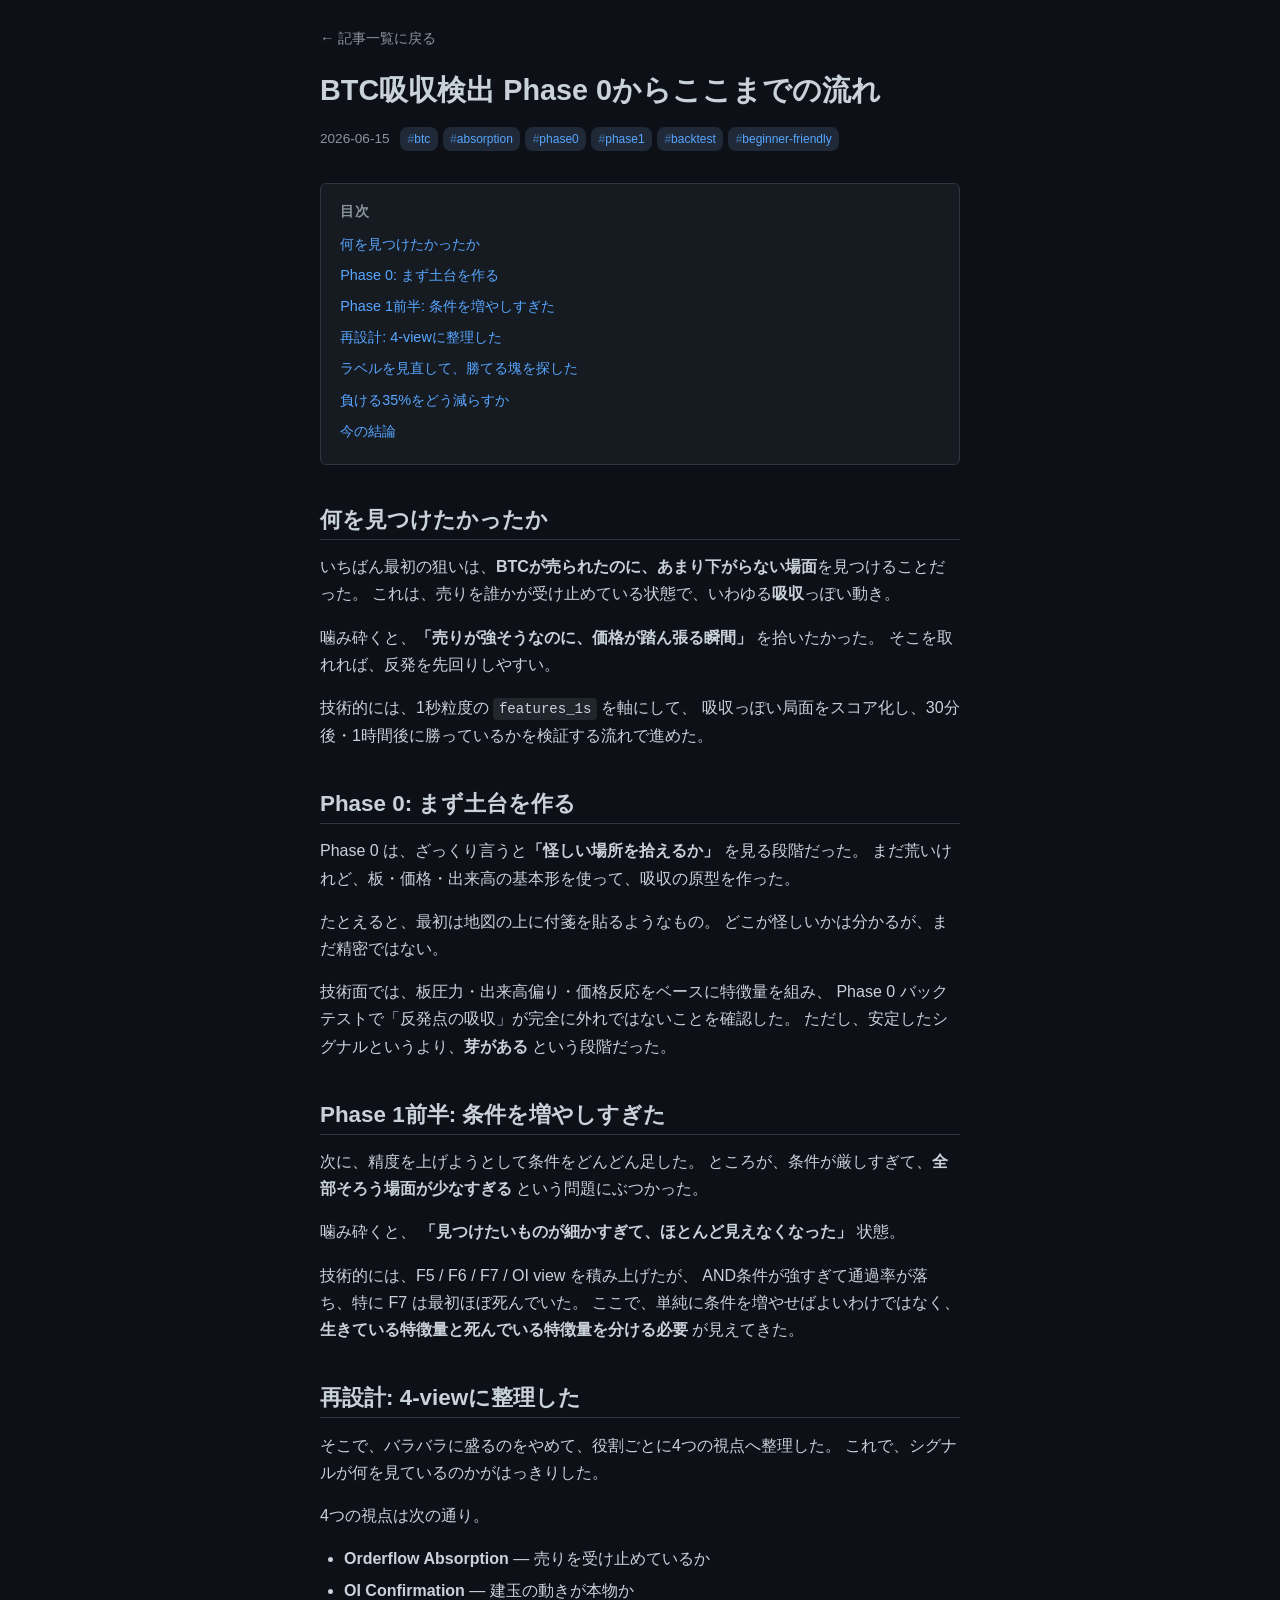
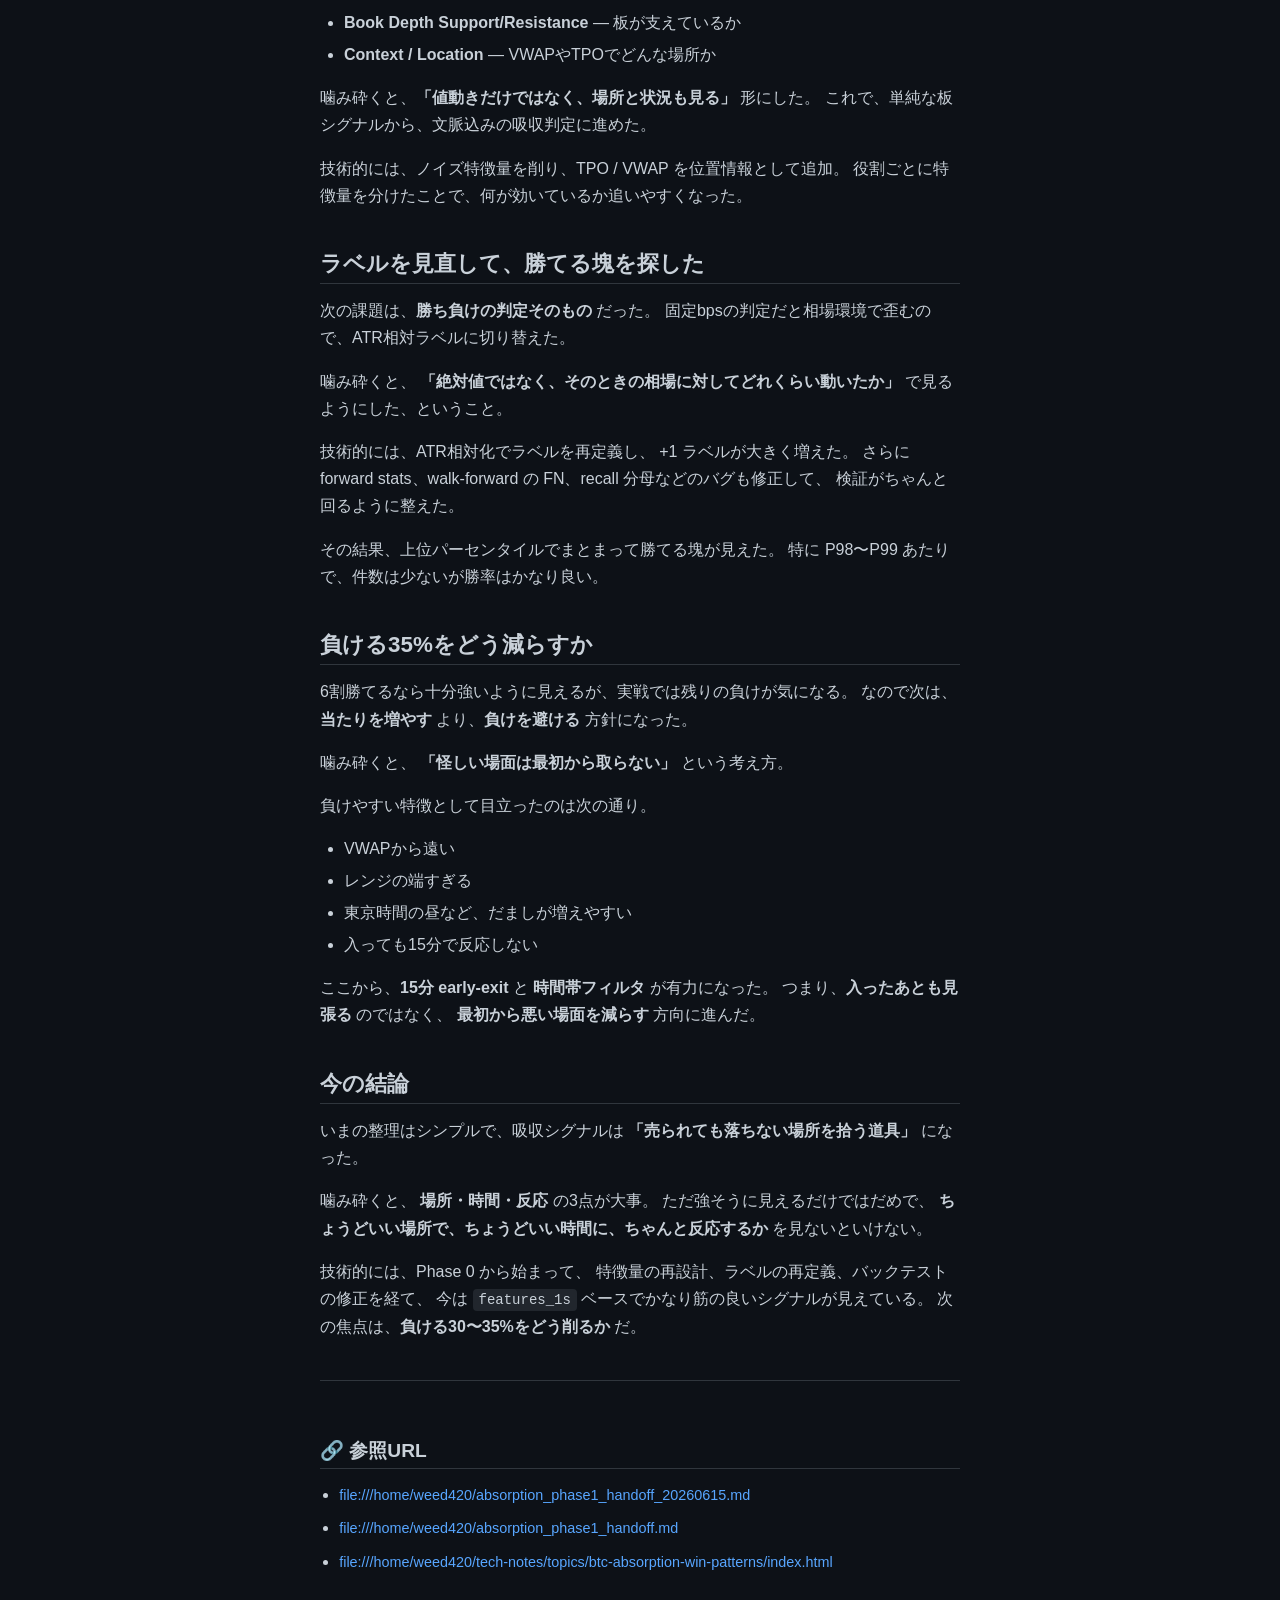
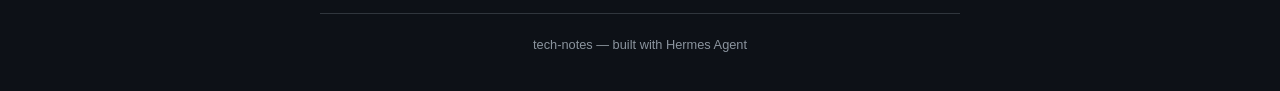
<file: topics/btc-absorption-phase0-to-now/index.html>
<!DOCTYPE html>
<html lang="ja">
<head>
  <meta charset="UTF-8">
  <meta name="viewport" content="width=device-width, initial-scale=1.0">
  <title>BTC吸収検出 Phase 0からここまでの流れ — Tech Notes</title>
  <link rel="stylesheet" href="../../styles/main.css">
</head>
<body>

<nav>
  <a href="../../index.html" class="back-link">記事一覧に戻る</a>
</nav>

<article>
  <header class="article-header">
    <h1>BTC吸収検出 Phase 0からここまでの流れ</h1>
    <div class="article-meta">
      <span class="article-date">2026-06-15</span>
      <span class="tags">
        <span class="tag">btc</span>
        <span class="tag">absorption</span>
        <span class="tag">phase0</span>
        <span class="tag">phase1</span>
        <span class="tag">backtest</span>
        <span class="tag">beginner-friendly</span>
      </span>
    </div>
  </header>

  <div class="toc">
    <div class="toc-title">目次</div>
    <ul>
      <li><a href="#goal">何を見つけたかったか</a></li>
      <li><a href="#phase0">Phase 0: まず土台を作る</a></li>
      <li><a href="#stumble">Phase 1前半: 条件を増やしすぎた</a></li>
      <li><a href="#rebuild">再設計: 4-viewに整理した</a></li>
      <li><a href="#label">ラベルを見直して、勝てる塊を探した</a></li>
      <li><a href="#loss">負ける35%をどう減らすか</a></li>
      <li><a href="#current">今の結論</a></li>
    </ul>
  </div>

  <section class="content">
    <h2 id="goal">何を見つけたかったか</h2>
    <p>
      いちばん最初の狙いは、<strong>BTCが売られたのに、あまり下がらない場面</strong>を見つけることだった。
      これは、売りを誰かが受け止めている状態で、いわゆる<strong>吸収</strong>っぽい動き。
    </p>
    <p>
      噛み砕くと、<strong>「売りが強そうなのに、価格が踏ん張る瞬間」</strong> を拾いたかった。
      そこを取れれば、反発を先回りしやすい。
    </p>
    <p>
      技術的には、1秒粒度の <code>features_1s</code> を軸にして、
      吸収っぽい局面をスコア化し、30分後・1時間後に勝っているかを検証する流れで進めた。
    </p>

    <h2 id="phase0">Phase 0: まず土台を作る</h2>
    <p>
      Phase 0 は、ざっくり言うと<strong>「怪しい場所を拾えるか」</strong> を見る段階だった。
      まだ荒いけれど、板・価格・出来高の基本形を使って、吸収の原型を作った。
    </p>
    <p>
      たとえると、最初は地図の上に付箋を貼るようなもの。
      どこが怪しいかは分かるが、まだ精密ではない。
    </p>
    <p>
      技術面では、板圧力・出来高偏り・価格反応をベースに特徴量を組み、
      Phase 0 バックテストで「反発点の吸収」が完全に外れではないことを確認した。
      ただし、安定したシグナルというより、<strong>芽がある</strong> という段階だった。
    </p>

    <h2 id="stumble">Phase 1前半: 条件を増やしすぎた</h2>
    <p>
      次に、精度を上げようとして条件をどんどん足した。
      ところが、条件が厳しすぎて、<strong>全部そろう場面が少なすぎる</strong> という問題にぶつかった。
    </p>
    <p>
      噛み砕くと、
      <strong>「見つけたいものが細かすぎて、ほとんど見えなくなった」</strong> 状態。
    </p>
    <p>
      技術的には、F5 / F6 / F7 / OI view を積み上げたが、
      AND条件が強すぎて通過率が落ち、特に F7 は最初ほぼ死んでいた。
      ここで、単純に条件を増やせばよいわけではなく、
      <strong>生きている特徴量と死んでいる特徴量を分ける必要</strong> が見えてきた。
    </p>

    <h2 id="rebuild">再設計: 4-viewに整理した</h2>
    <p>
      そこで、バラバラに盛るのをやめて、役割ごとに4つの視点へ整理した。
      これで、シグナルが何を見ているのかがはっきりした。
    </p>
    <p>4つの視点は次の通り。</p>
    <ul>
      <li><strong>Orderflow Absorption</strong> — 売りを受け止めているか</li>
      <li><strong>OI Confirmation</strong> — 建玉の動きが本物か</li>
      <li><strong>Book Depth Support/Resistance</strong> — 板が支えているか</li>
      <li><strong>Context / Location</strong> — VWAPやTPOでどんな場所か</li>
    </ul>
    <p>
      噛み砕くと、<strong>「値動きだけではなく、場所と状況も見る」</strong> 形にした。
      これで、単純な板シグナルから、文脈込みの吸収判定に進めた。
    </p>
    <p>
      技術的には、ノイズ特徴量を削り、TPO / VWAP を位置情報として追加。
      役割ごとに特徴量を分けたことで、何が効いているか追いやすくなった。
    </p>

    <h2 id="label">ラベルを見直して、勝てる塊を探した</h2>
    <p>
      次の課題は、<strong>勝ち負けの判定そのもの</strong> だった。
      固定bpsの判定だと相場環境で歪むので、ATR相対ラベルに切り替えた。
    </p>
    <p>
      噛み砕くと、
      <strong>「絶対値ではなく、そのときの相場に対してどれくらい動いたか」</strong> で見るようにした、ということ。
    </p>
    <p>
      技術的には、ATR相対化でラベルを再定義し、
      +1 ラベルが大きく増えた。
      さらに forward stats、walk-forward の FN、recall 分母などのバグも修正して、
      検証がちゃんと回るように整えた。
    </p>
    <p>
      その結果、上位パーセンタイルでまとまって勝てる塊が見えた。
      特に P98〜P99 あたりで、件数は少ないが勝率はかなり良い。
    </p>

    <h2 id="loss">負ける35%をどう減らすか</h2>
    <p>
      6割勝てるなら十分強いように見えるが、実戦では残りの負けが気になる。
      なので次は、<strong>当たりを増やす</strong> より、<strong>負けを避ける</strong> 方針になった。
    </p>
    <p>
      噛み砕くと、
      <strong>「怪しい場面は最初から取らない」</strong>
      という考え方。
    </p>
    <p>負けやすい特徴として目立ったのは次の通り。</p>
    <ul>
      <li>VWAPから遠い</li>
      <li>レンジの端すぎる</li>
      <li>東京時間の昼など、だましが増えやすい</li>
      <li>入っても15分で反応しない</li>
    </ul>
    <p>
      ここから、<strong>15分 early-exit</strong> と <strong>時間帯フィルタ</strong> が有力になった。
      つまり、<strong>入ったあとも見張る</strong> のではなく、
      <strong>最初から悪い場面を減らす</strong> 方向に進んだ。
    </p>

    <h2 id="current">今の結論</h2>
    <p>
      いまの整理はシンプルで、吸収シグナルは
      <strong>「売られても落ちない場所を拾う道具」</strong> になった。
    </p>
    <p>
      噛み砕くと、
      <strong>場所・時間・反応</strong> の3点が大事。
      ただ強そうに見えるだけではだめで、
      <strong>ちょうどいい場所で、ちょうどいい時間に、ちゃんと反応するか</strong>
      を見ないといけない。
    </p>
    <p>
      技術的には、Phase 0 から始まって、
      特徴量の再設計、ラベルの再定義、バックテストの修正を経て、
      今は <code>features_1s</code> ベースでかなり筋の良いシグナルが見えている。
      次の焦点は、<strong>負ける30〜35%をどう削るか</strong> だ。
    </p>
  </section>

  <section class="references">
    <h2>🔗 参照URL</h2>
    <ul>
      <li><a href="file:///home/weed420/absorption_phase1_handoff_20260615.md" target="_blank" rel="noopener">file:///home/weed420/absorption_phase1_handoff_20260615.md</a></li>
      <li><a href="file:///home/weed420/absorption_phase1_handoff.md" target="_blank" rel="noopener">file:///home/weed420/absorption_phase1_handoff.md</a></li>
      <li><a href="file:///home/weed420/tech-notes/topics/btc-absorption-win-patterns/index.html" target="_blank" rel="noopener">file:///home/weed420/tech-notes/topics/btc-absorption-win-patterns/index.html</a></li>
    </ul>
  </section>
</article>

<footer class="site-footer">
  <p>tech-notes &mdash; built with Hermes Agent</p>
</footer>

</body>
</html>
</file>
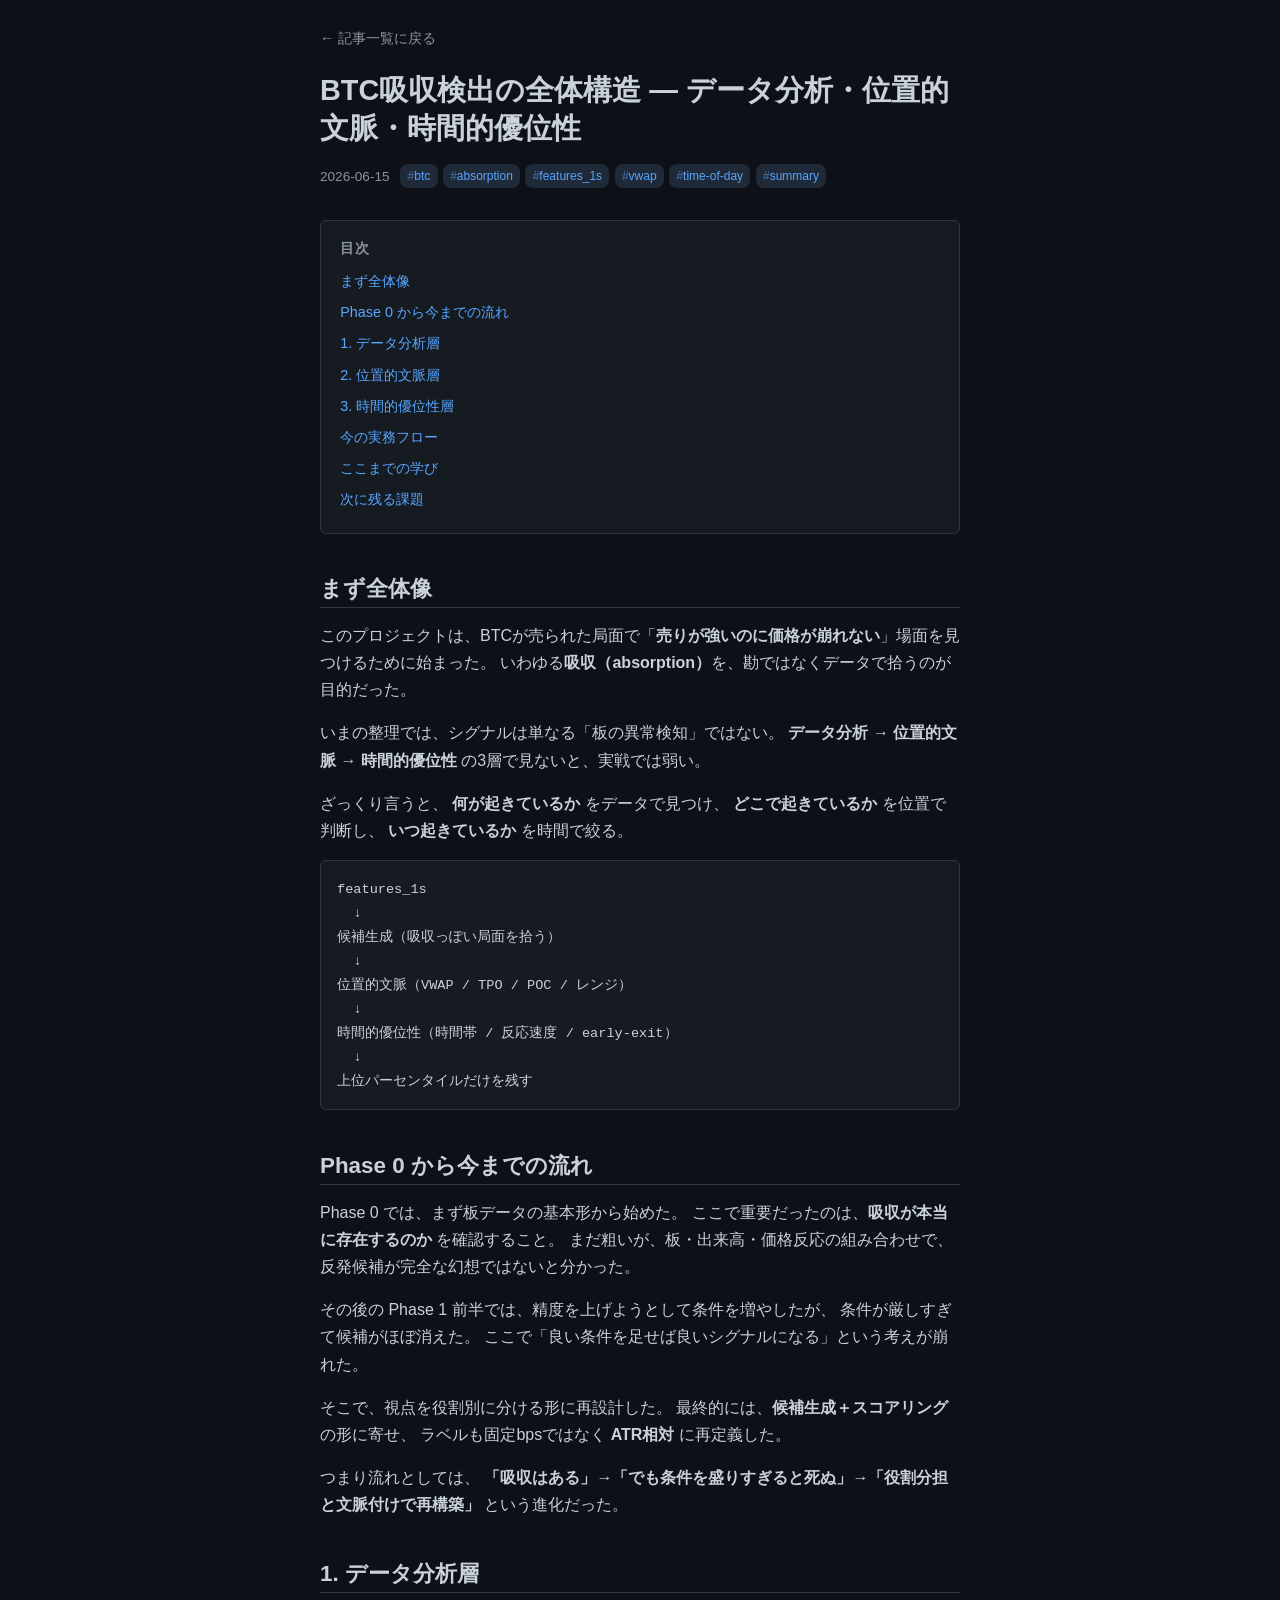
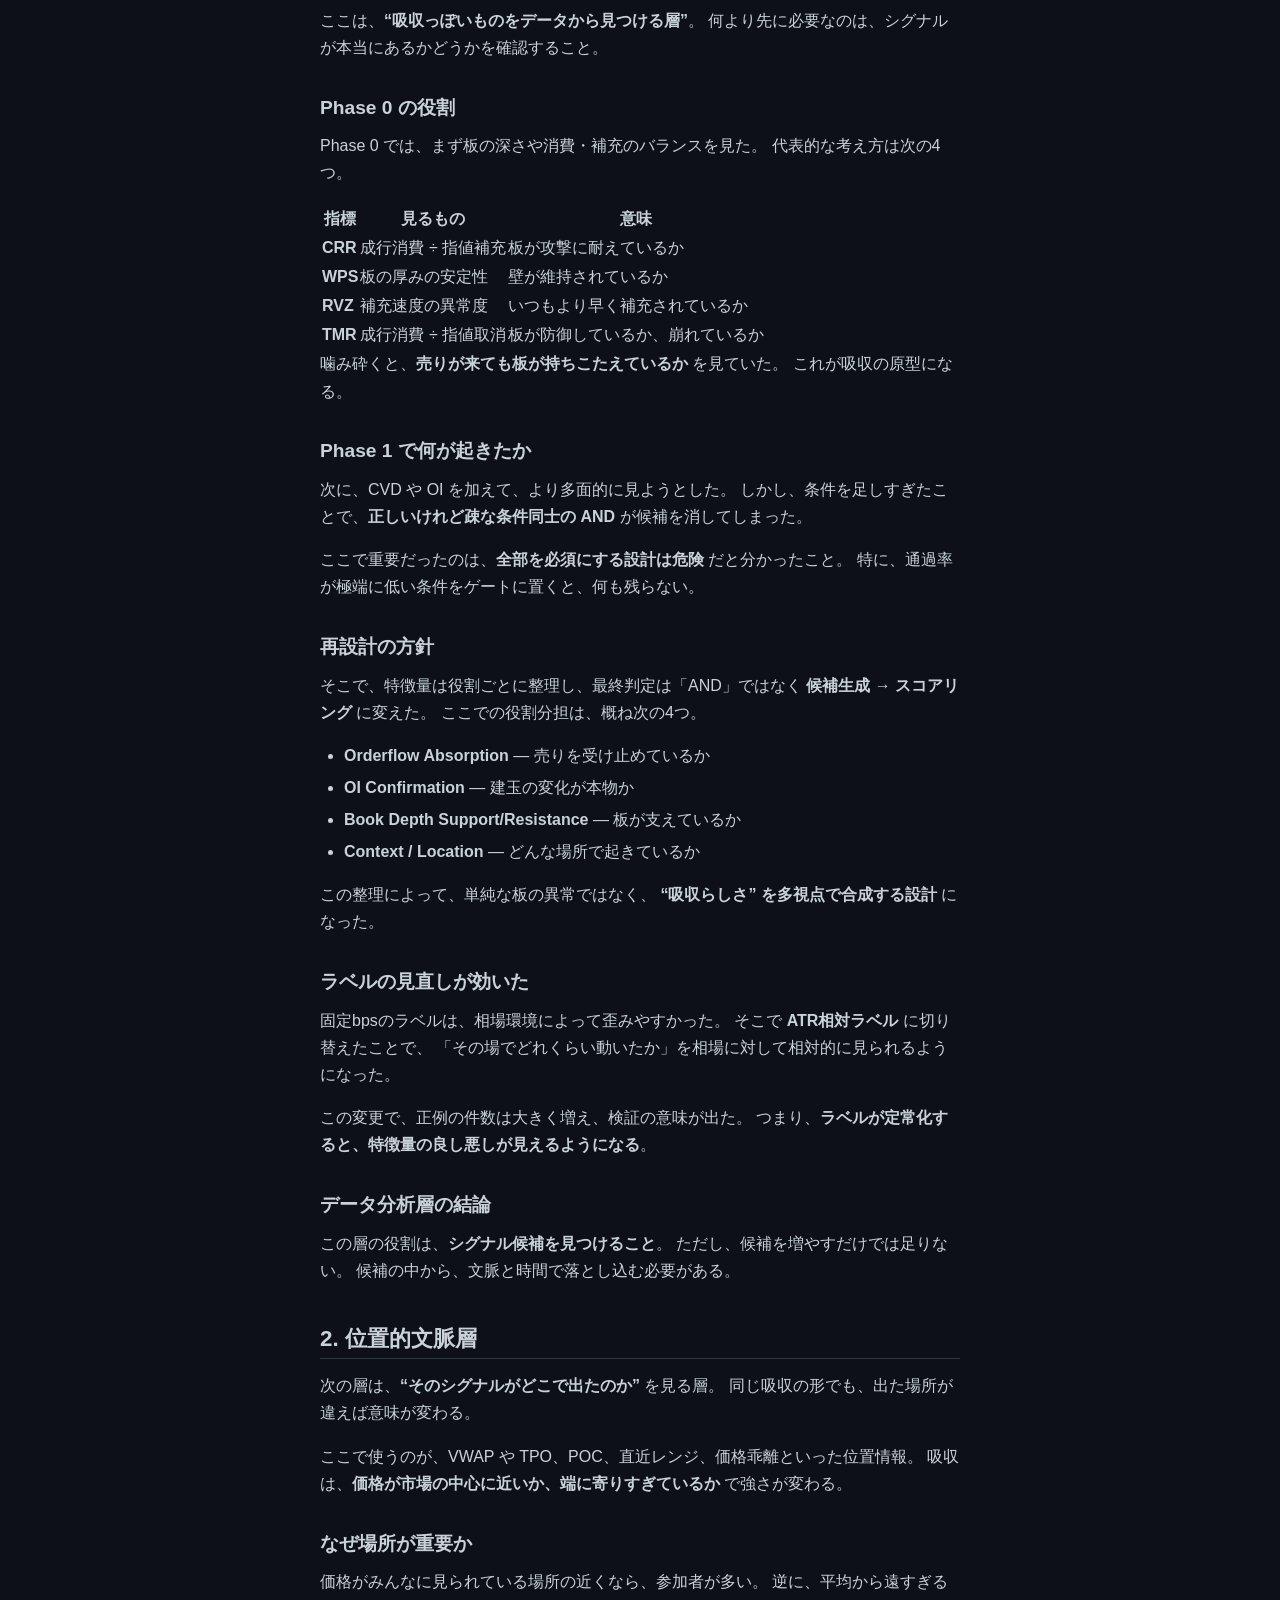
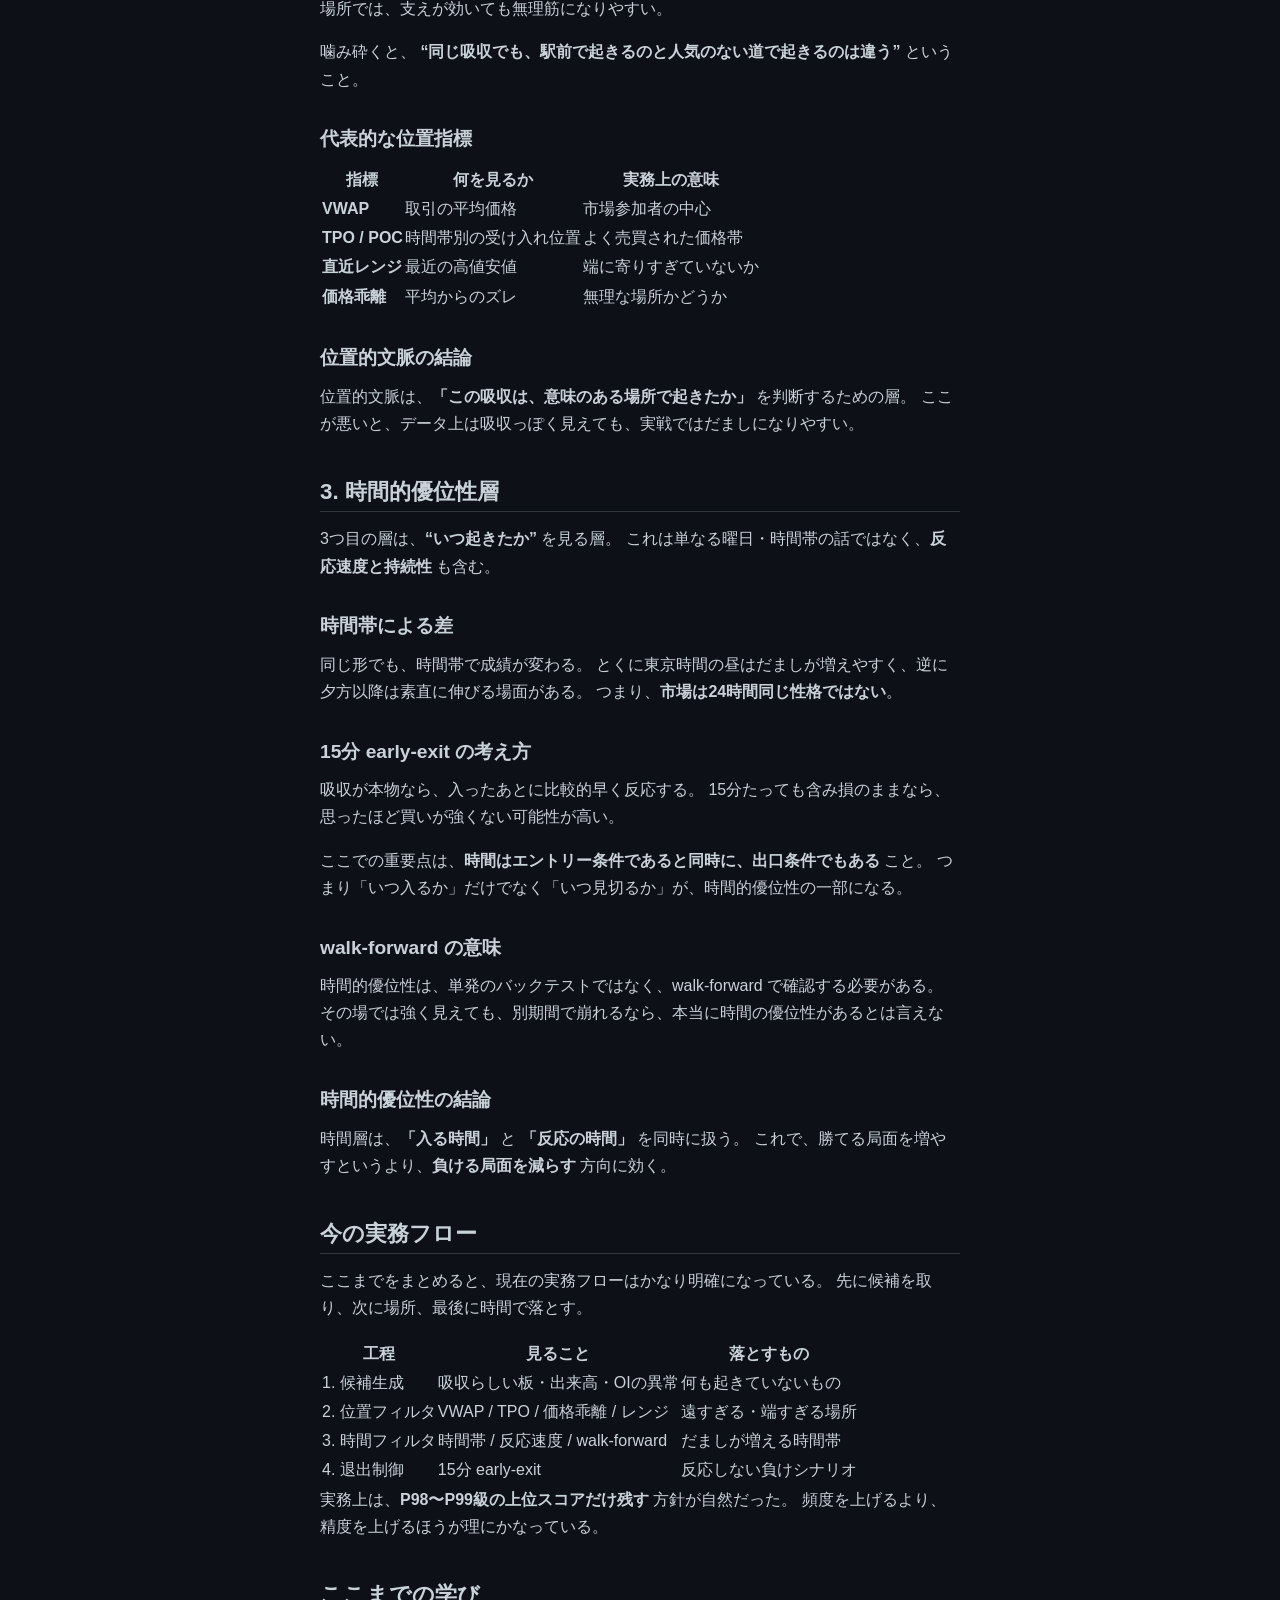
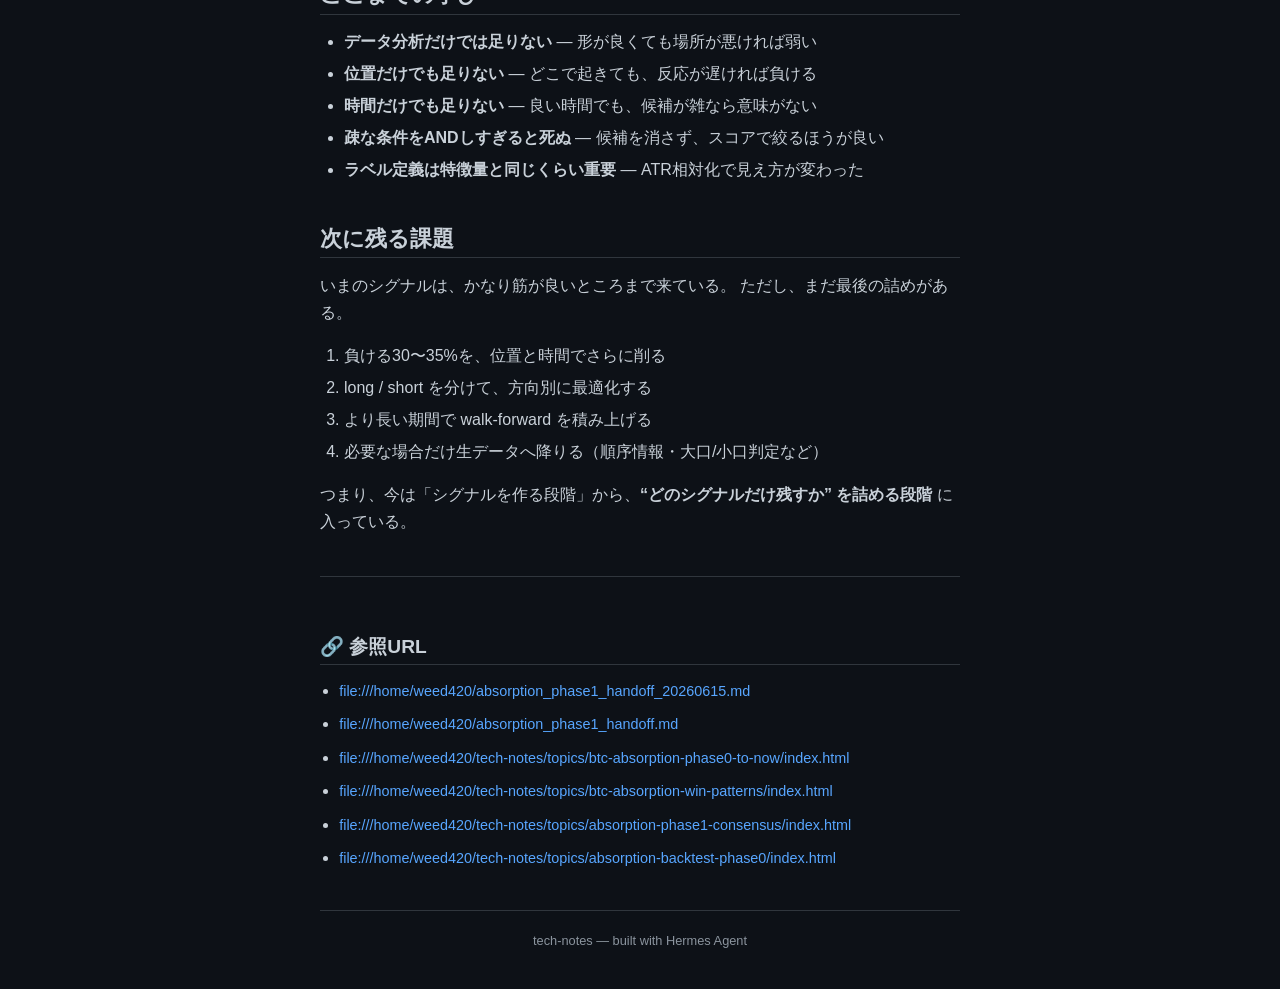
<file: topics/btc-absorption-systematic-summary/index.html>
<!DOCTYPE html>
<html lang="ja">
<head>
  <meta charset="UTF-8">
  <meta name="viewport" content="width=device-width, initial-scale=1.0">
  <title>BTC吸収検出の全体構造 — データ分析・位置的文脈・時間的優位性 — Tech Notes</title>
  <link rel="stylesheet" href="../../styles/main.css">
</head>
<body>

<nav>
  <a href="../../index.html" class="back-link">記事一覧に戻る</a>
</nav>

<article>
  <header class="article-header">
    <h1>BTC吸収検出の全体構造 — データ分析・位置的文脈・時間的優位性</h1>
    <div class="article-meta">
      <span class="article-date">2026-06-15</span>
      <span class="tags">
        <span class="tag">btc</span>
        <span class="tag">absorption</span>
        <span class="tag">features_1s</span>
        <span class="tag">vwap</span>
        <span class="tag">time-of-day</span>
        <span class="tag">summary</span>
      </span>
    </div>
  </header>

  <div class="toc">
    <div class="toc-title">目次</div>
    <ul>
      <li><a href="#overview">まず全体像</a></li>
      <li><a href="#timeline">Phase 0 から今までの流れ</a></li>
      <li><a href="#data-analysis">1. データ分析層</a></li>
      <li><a href="#context">2. 位置的文脈層</a></li>
      <li><a href="#time-edge">3. 時間的優位性層</a></li>
      <li><a href="#operating-rule">今の実務フロー</a></li>
      <li><a href="#lessons">ここまでの学び</a></li>
      <li><a href="#next">次に残る課題</a></li>
    </ul>
  </div>

  <section class="content">
    <h2 id="overview">まず全体像</h2>
    <p>
      このプロジェクトは、BTCが売られた局面で「<strong>売りが強いのに価格が崩れない</strong>」場面を見つけるために始まった。
      いわゆる<strong>吸収（absorption）</strong>を、勘ではなくデータで拾うのが目的だった。
    </p>
    <p>
      いまの整理では、シグナルは単なる「板の異常検知」ではない。
      <strong>データ分析 → 位置的文脈 → 時間的優位性</strong> の3層で見ないと、実戦では弱い。
    </p>
    <p>
      ざっくり言うと、
      <strong>何が起きているか</strong> をデータで見つけ、
      <strong>どこで起きているか</strong> を位置で判断し、
      <strong>いつ起きているか</strong> を時間で絞る。
    </p>

    <pre><code>features_1s
  ↓
候補生成（吸収っぽい局面を拾う）
  ↓
位置的文脈（VWAP / TPO / POC / レンジ）
  ↓
時間的優位性（時間帯 / 反応速度 / early-exit）
  ↓
上位パーセンタイルだけを残す</code></pre>

    <h2 id="timeline">Phase 0 から今までの流れ</h2>
    <p>
      Phase 0 では、まず板データの基本形から始めた。
      ここで重要だったのは、<strong>吸収が本当に存在するのか</strong> を確認すること。
      まだ粗いが、板・出来高・価格反応の組み合わせで、反発候補が完全な幻想ではないと分かった。
    </p>
    <p>
      その後の Phase 1 前半では、精度を上げようとして条件を増やしたが、
      条件が厳しすぎて候補がほぼ消えた。
      ここで「良い条件を足せば良いシグナルになる」という考えが崩れた。
    </p>
    <p>
      そこで、視点を役割別に分ける形に再設計した。
      最終的には、<strong>候補生成＋スコアリング</strong> の形に寄せ、
      ラベルも固定bpsではなく <strong>ATR相対</strong> に再定義した。
    </p>
    <p>
      つまり流れとしては、
      <strong>「吸収はある」→「でも条件を盛りすぎると死ぬ」→「役割分担と文脈付けで再構築」</strong>
      という進化だった。
    </p>

    <h2 id="data-analysis">1. データ分析層</h2>
    <p>
      ここは、<strong>“吸収っぽいものをデータから見つける層”</strong>。
      何より先に必要なのは、シグナルが本当にあるかどうかを確認すること。
    </p>

    <h3>Phase 0 の役割</h3>
    <p>
      Phase 0 では、まず板の深さや消費・補充のバランスを見た。
      代表的な考え方は次の4つ。
    </p>
    <table>
      <thead>
        <tr><th>指標</th><th>見るもの</th><th>意味</th></tr>
      </thead>
      <tbody>
        <tr><td><strong>CRR</strong></td><td>成行消費 ÷ 指値補充</td><td>板が攻撃に耐えているか</td></tr>
        <tr><td><strong>WPS</strong></td><td>板の厚みの安定性</td><td>壁が維持されているか</td></tr>
        <tr><td><strong>RVZ</strong></td><td>補充速度の異常度</td><td>いつもより早く補充されているか</td></tr>
        <tr><td><strong>TMR</strong></td><td>成行消費 ÷ 指値取消</td><td>板が防御しているか、崩れているか</td></tr>
      </tbody>
    </table>
    <p>
      噛み砕くと、<strong>売りが来ても板が持ちこたえているか</strong> を見ていた。
      これが吸収の原型になる。
    </p>

    <h3>Phase 1 で何が起きたか</h3>
    <p>
      次に、CVD や OI を加えて、より多面的に見ようとした。
      しかし、条件を足しすぎたことで、<strong>正しいけれど疎な条件同士の AND</strong> が候補を消してしまった。
    </p>
    <p>
      ここで重要だったのは、<strong>全部を必須にする設計は危険</strong> だと分かったこと。
      特に、通過率が極端に低い条件をゲートに置くと、何も残らない。
    </p>

    <h3>再設計の方針</h3>
    <p>
      そこで、特徴量は役割ごとに整理し、最終判定は「AND」ではなく
      <strong>候補生成 → スコアリング</strong> に変えた。
      ここでの役割分担は、概ね次の4つ。
    </p>
    <ul>
      <li><strong>Orderflow Absorption</strong> — 売りを受け止めているか</li>
      <li><strong>OI Confirmation</strong> — 建玉の変化が本物か</li>
      <li><strong>Book Depth Support/Resistance</strong> — 板が支えているか</li>
      <li><strong>Context / Location</strong> — どんな場所で起きているか</li>
    </ul>
    <p>
      この整理によって、単純な板の異常ではなく、
      <strong>“吸収らしさ” を多視点で合成する設計</strong> になった。
    </p>

    <h3>ラベルの見直しが効いた</h3>
    <p>
      固定bpsのラベルは、相場環境によって歪みやすかった。
      そこで <strong>ATR相対ラベル</strong> に切り替えたことで、
      「その場でどれくらい動いたか」を相場に対して相対的に見られるようになった。
    </p>
    <p>
      この変更で、正例の件数は大きく増え、検証の意味が出た。
      つまり、<strong>ラベルが定常化すると、特徴量の良し悪しが見えるようになる</strong>。
    </p>

    <h3>データ分析層の結論</h3>
    <p>
      この層の役割は、<strong>シグナル候補を見つけること</strong>。
      ただし、候補を増やすだけでは足りない。
      候補の中から、文脈と時間で落とし込む必要がある。
    </p>

    <h2 id="context">2. 位置的文脈層</h2>
    <p>
      次の層は、<strong>“そのシグナルがどこで出たのか”</strong> を見る層。
      同じ吸収の形でも、出た場所が違えば意味が変わる。
    </p>
    <p>
      ここで使うのが、VWAP や TPO、POC、直近レンジ、価格乖離といった位置情報。
      吸収は、<strong>価格が市場の中心に近いか、端に寄りすぎているか</strong> で強さが変わる。
    </p>

    <h3>なぜ場所が重要か</h3>
    <p>
      価格がみんなに見られている場所の近くなら、参加者が多い。
      逆に、平均から遠すぎる場所では、支えが効いても無理筋になりやすい。
    </p>
    <p>
      噛み砕くと、
      <strong>“同じ吸収でも、駅前で起きるのと人気のない道で起きるのは違う”</strong>
      ということ。
    </p>

    <h3>代表的な位置指標</h3>
    <table>
      <thead>
        <tr><th>指標</th><th>何を見るか</th><th>実務上の意味</th></tr>
      </thead>
      <tbody>
        <tr><td><strong>VWAP</strong></td><td>取引の平均価格</td><td>市場参加者の中心</td></tr>
        <tr><td><strong>TPO / POC</strong></td><td>時間帯別の受け入れ位置</td><td>よく売買された価格帯</td></tr>
        <tr><td><strong>直近レンジ</strong></td><td>最近の高値安値</td><td>端に寄りすぎていないか</td></tr>
        <tr><td><strong>価格乖離</strong></td><td>平均からのズレ</td><td>無理な場所かどうか</td></tr>
      </tbody>
    </table>

    <h3>位置的文脈の結論</h3>
    <p>
      位置的文脈は、<strong>「この吸収は、意味のある場所で起きたか」</strong> を判断するための層。
      ここが悪いと、データ上は吸収っぽく見えても、実戦ではだましになりやすい。
    </p>

    <h2 id="time-edge">3. 時間的優位性層</h2>
    <p>
      3つ目の層は、<strong>“いつ起きたか”</strong> を見る層。
      これは単なる曜日・時間帯の話ではなく、<strong>反応速度と持続性</strong> も含む。
    </p>

    <h3>時間帯による差</h3>
    <p>
      同じ形でも、時間帯で成績が変わる。
      とくに東京時間の昼はだましが増えやすく、逆に夕方以降は素直に伸びる場面がある。
      つまり、<strong>市場は24時間同じ性格ではない</strong>。
    </p>

    <h3>15分 early-exit の考え方</h3>
    <p>
      吸収が本物なら、入ったあとに比較的早く反応する。
      15分たっても含み損のままなら、思ったほど買いが強くない可能性が高い。
    </p>
    <p>
      ここでの重要点は、<strong>時間はエントリー条件であると同時に、出口条件でもある</strong> こと。
      つまり「いつ入るか」だけでなく「いつ見切るか」が、時間的優位性の一部になる。
    </p>

    <h3>walk-forward の意味</h3>
    <p>
      時間的優位性は、単発のバックテストではなく、walk-forward で確認する必要がある。
      その場では強く見えても、別期間で崩れるなら、本当に時間の優位性があるとは言えない。
    </p>

    <h3>時間的優位性の結論</h3>
    <p>
      時間層は、<strong>「入る時間」</strong> と <strong>「反応の時間」</strong> を同時に扱う。
      これで、勝てる局面を増やすというより、<strong>負ける局面を減らす</strong> 方向に効く。
    </p>

    <h2 id="operating-rule">今の実務フロー</h2>
    <p>
      ここまでをまとめると、現在の実務フローはかなり明確になっている。
      先に候補を取り、次に場所、最後に時間で落とす。
    </p>

    <table>
      <thead>
        <tr><th>工程</th><th>見ること</th><th>落とすもの</th></tr>
      </thead>
      <tbody>
        <tr><td>1. 候補生成</td><td>吸収らしい板・出来高・OIの異常</td><td>何も起きていないもの</td></tr>
        <tr><td>2. 位置フィルタ</td><td>VWAP / TPO / 価格乖離 / レンジ</td><td>遠すぎる・端すぎる場所</td></tr>
        <tr><td>3. 時間フィルタ</td><td>時間帯 / 反応速度 / walk-forward</td><td>だましが増える時間帯</td></tr>
        <tr><td>4. 退出制御</td><td>15分 early-exit</td><td>反応しない負けシナリオ</td></tr>
      </tbody>
    </table>

    <p>
      実務上は、<strong>P98〜P99級の上位スコアだけ残す</strong> 方針が自然だった。
      頻度を上げるより、精度を上げるほうが理にかなっている。
    </p>

    <h2 id="lessons">ここまでの学び</h2>
    <ul>
      <li><strong>データ分析だけでは足りない</strong> — 形が良くても場所が悪ければ弱い</li>
      <li><strong>位置だけでも足りない</strong> — どこで起きても、反応が遅ければ負ける</li>
      <li><strong>時間だけでも足りない</strong> — 良い時間でも、候補が雑なら意味がない</li>
      <li><strong>疎な条件をANDしすぎると死ぬ</strong> — 候補を消さず、スコアで絞るほうが良い</li>
      <li><strong>ラベル定義は特徴量と同じくらい重要</strong> — ATR相対化で見え方が変わった</li>
    </ul>

    <h2 id="next">次に残る課題</h2>
    <p>
      いまのシグナルは、かなり筋が良いところまで来ている。
      ただし、まだ最後の詰めがある。
    </p>
    <ol>
      <li>負ける30〜35%を、位置と時間でさらに削る</li>
      <li>long / short を分けて、方向別に最適化する</li>
      <li>より長い期間で walk-forward を積み上げる</li>
      <li>必要な場合だけ生データへ降りる（順序情報・大口/小口判定など）</li>
    </ol>
    <p>
      つまり、今は「シグナルを作る段階」から、<strong>“どのシグナルだけ残すか” を詰める段階</strong> に入っている。
    </p>
  </section>

  <section class="references">
    <h2>🔗 参照URL</h2>
    <ul>
      <li><a href="file:///home/weed420/absorption_phase1_handoff_20260615.md" target="_blank" rel="noopener">file:///home/weed420/absorption_phase1_handoff_20260615.md</a></li>
      <li><a href="file:///home/weed420/absorption_phase1_handoff.md" target="_blank" rel="noopener">file:///home/weed420/absorption_phase1_handoff.md</a></li>
      <li><a href="file:///home/weed420/tech-notes/topics/btc-absorption-phase0-to-now/index.html" target="_blank" rel="noopener">file:///home/weed420/tech-notes/topics/btc-absorption-phase0-to-now/index.html</a></li>
      <li><a href="file:///home/weed420/tech-notes/topics/btc-absorption-win-patterns/index.html" target="_blank" rel="noopener">file:///home/weed420/tech-notes/topics/btc-absorption-win-patterns/index.html</a></li>
      <li><a href="file:///home/weed420/tech-notes/topics/absorption-phase1-consensus/index.html" target="_blank" rel="noopener">file:///home/weed420/tech-notes/topics/absorption-phase1-consensus/index.html</a></li>
      <li><a href="file:///home/weed420/tech-notes/topics/absorption-backtest-phase0/index.html" target="_blank" rel="noopener">file:///home/weed420/tech-notes/topics/absorption-backtest-phase0/index.html</a></li>
    </ul>
  </section>
</article>

<footer class="site-footer">
  <p>tech-notes &mdash; built with Hermes Agent</p>
</footer>

</body>
</html>
</file>
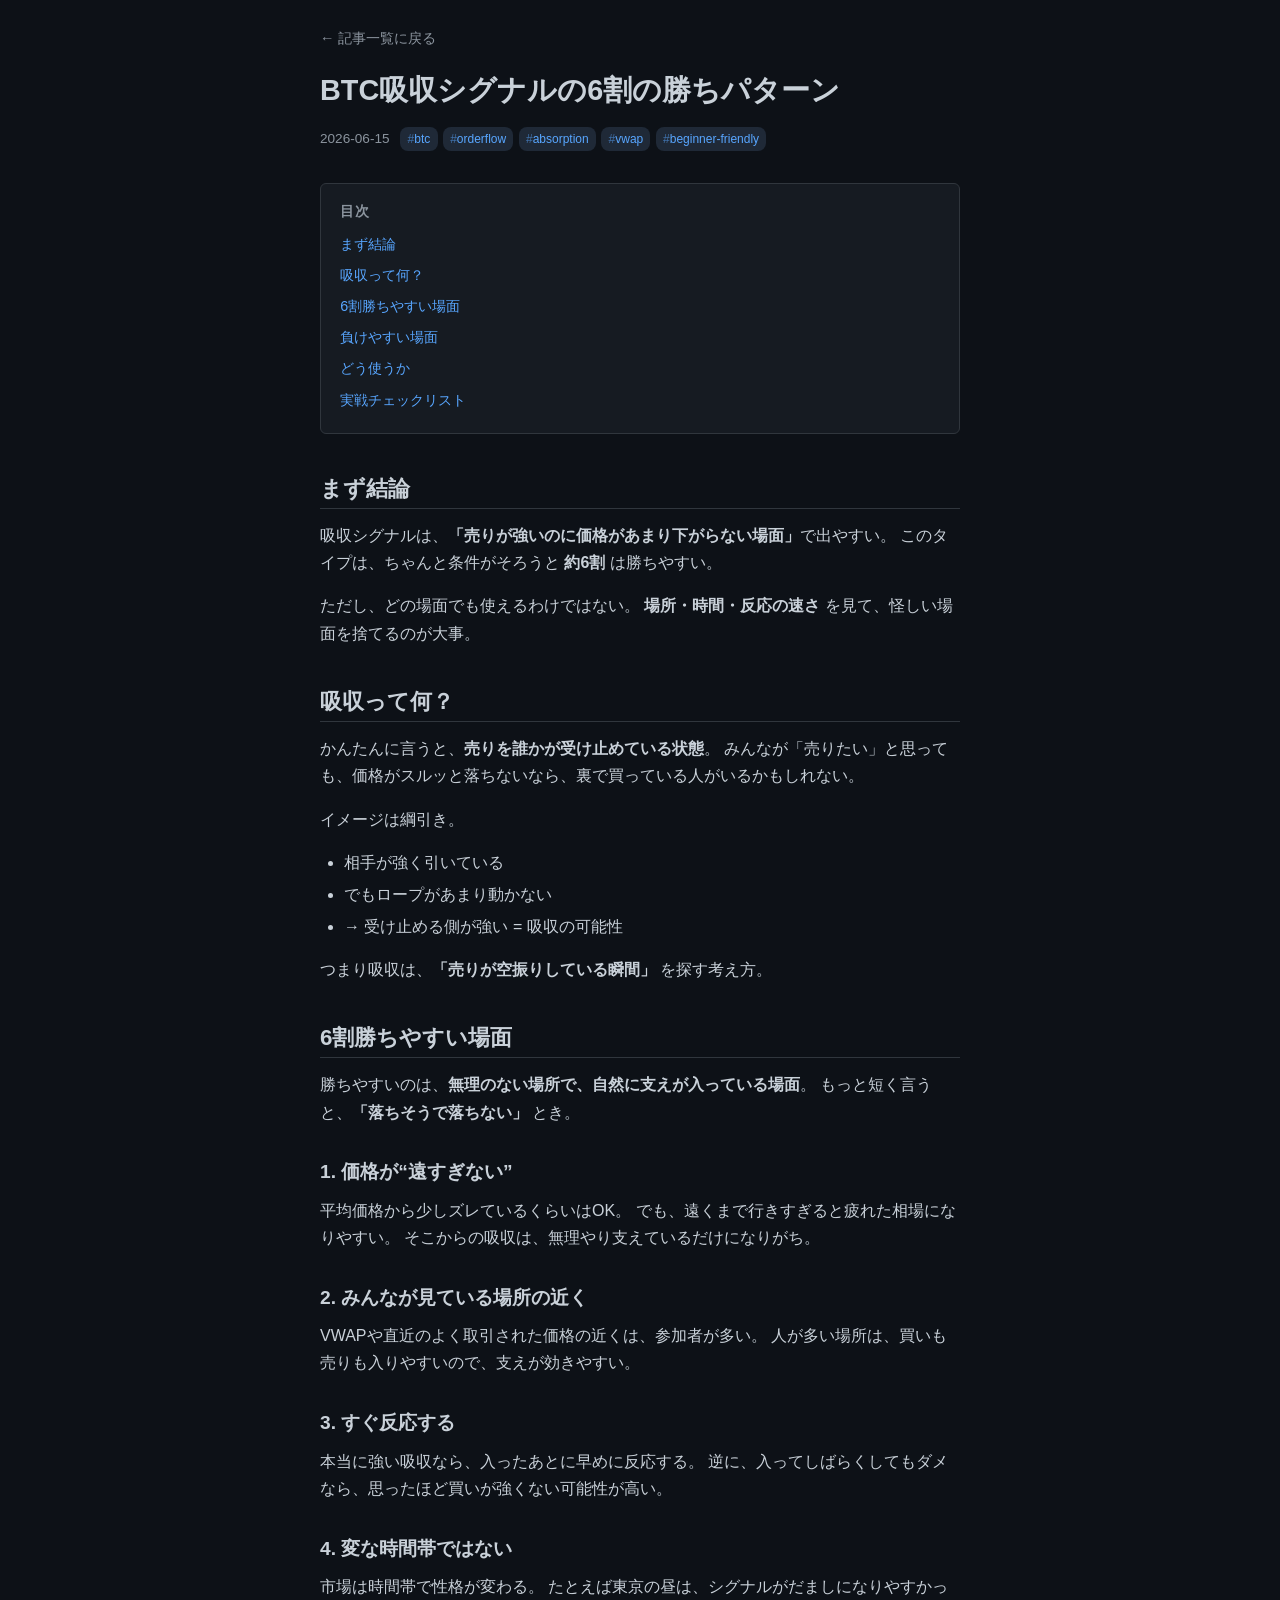
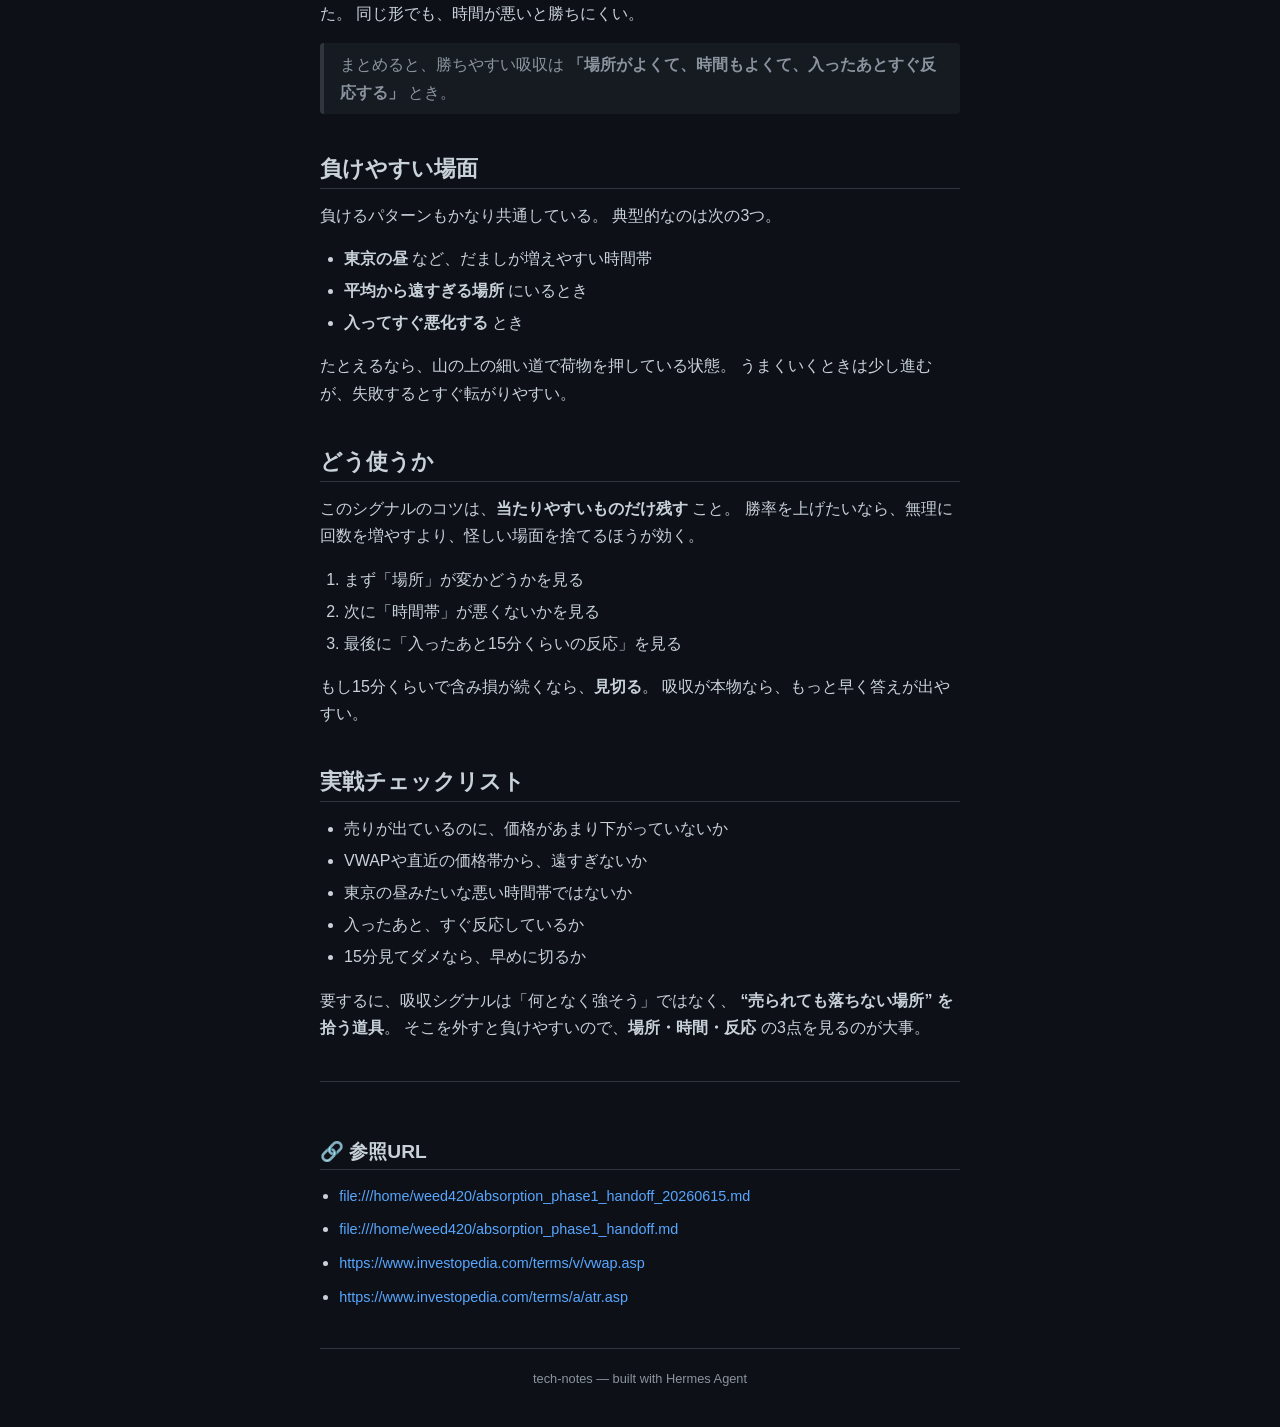
<file: topics/btc-absorption-win-patterns/index.html>
<!DOCTYPE html>
<html lang="ja">
<head>
  <meta charset="UTF-8">
  <meta name="viewport" content="width=device-width, initial-scale=1.0">
  <title>BTC吸収シグナルの6割の勝ちパターン — Tech Notes</title>
  <link rel="stylesheet" href="../../styles/main.css">
</head>
<body>

<nav>
  <a href="../../index.html" class="back-link">記事一覧に戻る</a>
</nav>

<article>
  <header class="article-header">
    <h1>BTC吸収シグナルの6割の勝ちパターン</h1>
    <div class="article-meta">
      <span class="article-date">2026-06-15</span>
      <span class="tags">
        <span class="tag">btc</span>
        <span class="tag">orderflow</span>
        <span class="tag">absorption</span>
        <span class="tag">vwap</span>
        <span class="tag">beginner-friendly</span>
      </span>
    </div>
  </header>

  <div class="toc">
    <div class="toc-title">目次</div>
    <ul>
      <li><a href="#summary">まず結論</a></li>
      <li><a href="#what-is-absorption">吸収って何？</a></li>
      <li><a href="#winning-pattern">6割勝ちやすい場面</a></li>
      <li><a href="#losing-pattern">負けやすい場面</a></li>
      <li><a href="#how-to-use">どう使うか</a></li>
      <li><a href="#checklist">実戦チェックリスト</a></li>
    </ul>
  </div>

  <section class="content">
    <h2 id="summary">まず結論</h2>
    <p>
      吸収シグナルは、<strong>「売りが強いのに価格があまり下がらない場面」</strong>で出やすい。
      このタイプは、ちゃんと条件がそろうと <strong>約6割</strong> は勝ちやすい。
    </p>
    <p>
      ただし、どの場面でも使えるわけではない。
      <strong>場所・時間・反応の速さ</strong> を見て、怪しい場面を捨てるのが大事。
    </p>

    <h2 id="what-is-absorption">吸収って何？</h2>
    <p>
      かんたんに言うと、<strong>売りを誰かが受け止めている状態</strong>。
      みんなが「売りたい」と思っても、価格がスルッと落ちないなら、裏で買っている人がいるかもしれない。
    </p>
    <p>イメージは綱引き。</p>
    <ul>
      <li>相手が強く引いている</li>
      <li>でもロープがあまり動かない</li>
      <li>→ 受け止める側が強い = 吸収の可能性</li>
    </ul>
    <p>
      つまり吸収は、<strong>「売りが空振りしている瞬間」</strong> を探す考え方。
    </p>

    <h2 id="winning-pattern">6割勝ちやすい場面</h2>
    <p>
      勝ちやすいのは、<strong>無理のない場所で、自然に支えが入っている場面</strong>。
      もっと短く言うと、<strong>「落ちそうで落ちない」</strong> とき。
    </p>

    <h3>1. 価格が“遠すぎない”</h3>
    <p>
      平均価格から少しズレているくらいはOK。
      でも、遠くまで行きすぎると疲れた相場になりやすい。
      そこからの吸収は、無理やり支えているだけになりがち。
    </p>

    <h3>2. みんなが見ている場所の近く</h3>
    <p>
      VWAPや直近のよく取引された価格の近くは、参加者が多い。
      人が多い場所は、買いも売りも入りやすいので、支えが効きやすい。
    </p>

    <h3>3. すぐ反応する</h3>
    <p>
      本当に強い吸収なら、入ったあとに早めに反応する。
      逆に、入ってしばらくしてもダメなら、思ったほど買いが強くない可能性が高い。
    </p>

    <h3>4. 変な時間帯ではない</h3>
    <p>
      市場は時間帯で性格が変わる。
      たとえば東京の昼は、シグナルがだましになりやすかった。
      同じ形でも、時間が悪いと勝ちにくい。
    </p>

    <blockquote>
      まとめると、勝ちやすい吸収は
      <strong>「場所がよくて、時間もよくて、入ったあとすぐ反応する」</strong>
      とき。
    </blockquote>

    <h2 id="losing-pattern">負けやすい場面</h2>
    <p>
      負けるパターンもかなり共通している。
      典型的なのは次の3つ。
    </p>
    <ul>
      <li><strong>東京の昼</strong> など、だましが増えやすい時間帯</li>
      <li><strong>平均から遠すぎる場所</strong> にいるとき</li>
      <li><strong>入ってすぐ悪化する</strong> とき</li>
    </ul>
    <p>
      たとえるなら、山の上の細い道で荷物を押している状態。
      うまくいくときは少し進むが、失敗するとすぐ転がりやすい。
    </p>

    <h2 id="how-to-use">どう使うか</h2>
    <p>
      このシグナルのコツは、<strong>当たりやすいものだけ残す</strong> こと。
      勝率を上げたいなら、無理に回数を増やすより、怪しい場面を捨てるほうが効く。
    </p>
    <ol>
      <li>まず「場所」が変かどうかを見る</li>
      <li>次に「時間帯」が悪くないかを見る</li>
      <li>最後に「入ったあと15分くらいの反応」を見る</li>
    </ol>
    <p>
      もし15分くらいで含み損が続くなら、<strong>見切る</strong>。
      吸収が本物なら、もっと早く答えが出やすい。
    </p>

    <h2 id="checklist">実戦チェックリスト</h2>
    <ul>
      <li>売りが出ているのに、価格があまり下がっていないか</li>
      <li>VWAPや直近の価格帯から、遠すぎないか</li>
      <li>東京の昼みたいな悪い時間帯ではないか</li>
      <li>入ったあと、すぐ反応しているか</li>
      <li>15分見てダメなら、早めに切るか</li>
    </ul>

    <p>
      要するに、吸収シグナルは「何となく強そう」ではなく、
      <strong>“売られても落ちない場所” を拾う道具</strong>。
      そこを外すと負けやすいので、<strong>場所・時間・反応</strong> の3点を見るのが大事。
    </p>
  </section>

  <section class="references">
    <h2>🔗 参照URL</h2>
    <ul>
      <li><a href="file:///home/weed420/absorption_phase1_handoff_20260615.md" target="_blank" rel="noopener">file:///home/weed420/absorption_phase1_handoff_20260615.md</a></li>
      <li><a href="file:///home/weed420/absorption_phase1_handoff.md" target="_blank" rel="noopener">file:///home/weed420/absorption_phase1_handoff.md</a></li>
      <li><a href="https://www.investopedia.com/terms/v/vwap.asp" target="_blank" rel="noopener">https://www.investopedia.com/terms/v/vwap.asp</a></li>
      <li><a href="https://www.investopedia.com/terms/a/atr.asp" target="_blank" rel="noopener">https://www.investopedia.com/terms/a/atr.asp</a></li>
    </ul>
  </section>
</article>

<footer class="site-footer">
  <p>tech-notes &mdash; built with Hermes Agent</p>
</footer>

</body>
</html>
</file>
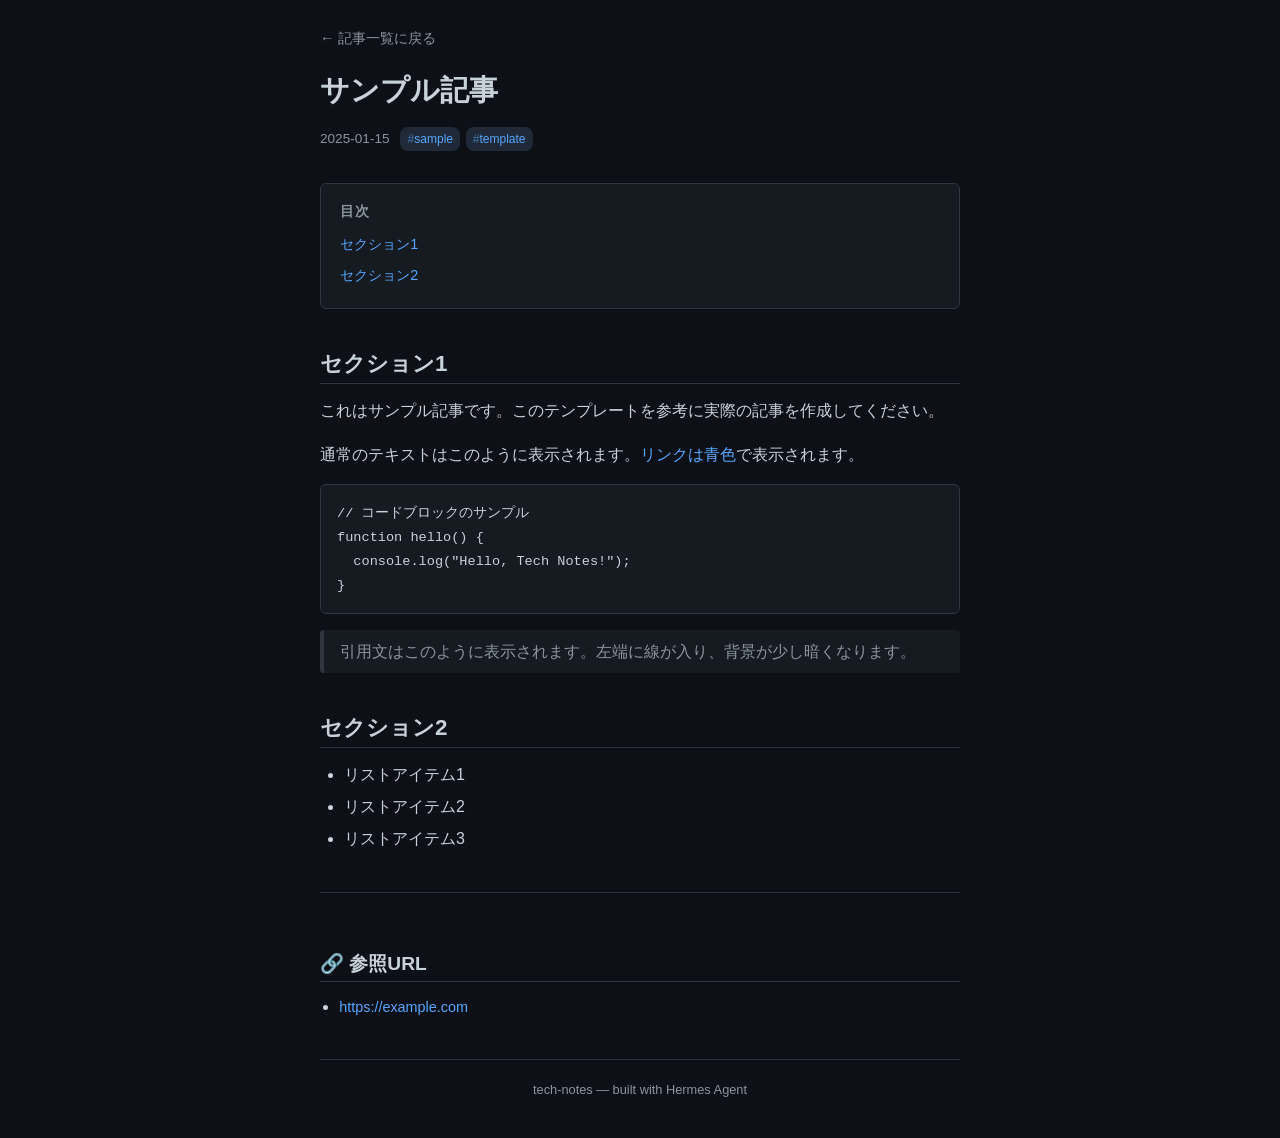
<file: topics/sample-article/index.html>
<!DOCTYPE html>
<html lang="ja">
<head>
  <meta charset="UTF-8">
  <meta name="viewport" content="width=device-width, initial-scale=1.0">
  <title>サンプル記事 — Tech Notes</title>
  <link rel="stylesheet" href="../../styles/main.css">
</head>
<body>

<nav>
  <a href="../../index.html" class="back-link">記事一覧に戻る</a>
</nav>

<article>
  <header class="article-header">
    <h1>サンプル記事</h1>
    <div class="article-meta">
      <span class="article-date">2025-01-15</span>
      <span class="tags">
        <span class="tag">sample</span>
        <span class="tag">template</span>
      </span>
    </div>
  </header>

  <div class="toc">
    <div class="toc-title">目次</div>
    <ul>
      <li><a href="#section1">セクション1</a></li>
      <li><a href="#section2">セクション2</a></li>
    </ul>
  </div>

  <section class="content">
    <h2 id="section1">セクション1</h2>
    <p>これはサンプル記事です。このテンプレートを参考に実際の記事を作成してください。</p>
    <p>通常のテキストはこのように表示されます。<a href="#">リンクは青色</a>で表示されます。</p>

    <pre><code>// コードブロックのサンプル
function hello() {
  console.log("Hello, Tech Notes!");
}</code></pre>

    <blockquote>
      引用文はこのように表示されます。左端に線が入り、背景が少し暗くなります。
    </blockquote>

    <h2 id="section2">セクション2</h2>
    <ul>
      <li>リストアイテム1</li>
      <li>リストアイテム2</li>
      <li>リストアイテム3</li>
    </ul>
  </section>

  <section class="references">
    <h2>🔗 参照URL</h2>
    <ul>
      <li><a href="https://example.com" target="_blank" rel="noopener">https://example.com</a></li>
    </ul>
  </section>
</article>

<footer class="site-footer">
  <p>tech-notes &mdash; built with Hermes Agent</p>
</footer>

</body>
</html>
</file>
<file: styles/main.css>
/* ============================
   tech-notes — Dark Theme
   GitHub Dark ベース
   ============================ */

:root {
  --bg-primary: #0d1117;
  --bg-secondary: #161b22;
  --bg-tertiary: #21262d;
  --text-primary: #c9d1d9;
  --text-secondary: #8b949e;
  --text-link: #58a6ff;
  --text-link-visited: #8a63d2;
  --border-color: #30363d;
  --accent: #58a6ff;
  --accent-green: #3fb950;
  --accent-orange: #d29922;
  --code-bg: #161b22;
  --inline-code-bg: #21262d;
  --toc-border: #21262d;
  --article-card-bg: #161b22;
  --article-card-hover: #1c2128;
  --tag-bg: #1f2937;
  --tag-text: #58a6ff;
}

* {
  margin: 0;
  padding: 0;
  box-sizing: border-box;
}

html {
  font-size: 16px;
  scroll-behavior: smooth;
}

body {
  background-color: var(--bg-primary);
  color: var(--text-primary);
  font-family: -apple-system, BlinkMacSystemFont, "Segoe UI", "Noto Sans", Helvetica, Arial, sans-serif;
  line-height: 1.7;
  max-width: 42rem;
  margin: 0 auto;
  padding: 1.5rem 1rem;
  min-height: 100vh;
}

/* ---- Typography ---- */

h1, h2, h3, h4, h5, h6 {
  color: var(--text-primary);
  font-weight: 600;
  line-height: 1.3;
  margin-top: 1.8em;
  margin-bottom: 0.6em;
}

h1 { font-size: 1.8rem; border-bottom: 1px solid var(--border-color); padding-bottom: 0.3em; }
h2 { font-size: 1.4rem; border-bottom: 1px solid var(--border-color); padding-bottom: 0.2em; }
h3 { font-size: 1.2rem; }
h4 { font-size: 1.1rem; }

p {
  margin-bottom: 1em;
}

a {
  color: var(--text-link);
  text-decoration: none;
}

a:hover {
  text-decoration: underline;
}

a:visited {
  color: var(--text-link-visited);
}

ul, ol {
  margin-bottom: 1em;
  padding-left: 1.5em;
}

li {
  margin-bottom: 0.3em;
}

blockquote {
  border-left: 4px solid var(--border-color);
  padding: 0.5em 1em;
  margin: 1em 0;
  color: var(--text-secondary);
  background: var(--bg-secondary);
  border-radius: 4px;
}

/* ---- Code ---- */

code {
  font-family: "SF Mono", "Fira Code", "Fira Mono", "Roboto Mono", monospace;
  font-size: 0.875em;
  background: var(--inline-code-bg);
  padding: 0.2em 0.4em;
  border-radius: 4px;
}

pre {
  background: var(--code-bg);
  border: 1px solid var(--border-color);
  border-radius: 6px;
  padding: 1em;
  overflow-x: auto;
  margin: 1em 0;
  line-height: 1.5;
}

pre code {
  background: none;
  padding: 0;
  font-size: 0.85rem;
}

/* ---- Horizontal Rule ---- */

hr {
  border: none;
  border-top: 1px solid var(--border-color);
  margin: 2em 0;
}

/* ---- Header / Nav ---- */

.site-header {
  margin-bottom: 2rem;
}

.site-header h1 {
  border: none;
  margin: 0 0 0.3em 0;
}

.site-header .site-subtitle {
  color: var(--text-secondary);
  font-size: 0.9rem;
}

.back-link {
  display: inline-block;
  color: var(--text-secondary);
  font-size: 0.9rem;
  margin-bottom: 1.5em;
}

.back-link:hover {
  color: var(--text-link);
  text-decoration: none;
}

.back-link::before {
  content: "← ";
}

/* ---- Article Header ---- */

.article-header {
  margin-bottom: 2em;
}

.article-header h1 {
  border: none;
  margin: 0 0 0.3em 0;
  font-size: 1.8rem;
}

.article-meta {
  color: var(--text-secondary);
  font-size: 0.85rem;
  display: flex;
  flex-wrap: wrap;
  gap: 0.8em;
  align-items: center;
}

.article-date {
  white-space: nowrap;
}

/* ---- Tags ---- */

.tags {
  display: flex;
  flex-wrap: wrap;
  gap: 0.4em;
}

.tag {
  background: var(--tag-bg);
  color: var(--tag-text);
  font-size: 0.75rem;
  padding: 0.15em 0.6em;
  border-radius: 8px;
  white-space: nowrap;
}

.tag::before {
  content: "#";
  opacity: 0.6;
}

/* ---- Table of Contents ---- */

.toc {
  background: var(--bg-secondary);
  border: 1px solid var(--border-color);
  border-radius: 6px;
  padding: 1em 1.2em;
  margin: 1.5em 0;
}

.toc-title {
  font-size: 0.85rem;
  font-weight: 600;
  color: var(--text-secondary);
  text-transform: uppercase;
  letter-spacing: 0.05em;
  margin-bottom: 0.5em;
}

.toc ul {
  list-style: none;
  padding: 0;
  margin: 0;
}

.toc li {
  margin: 0.25em 0;
  padding-left: 0;
}

.toc a {
  color: var(--text-link);
  font-size: 0.9rem;
}

.toc a:hover {
  text-decoration: underline;
}

/* ---- References ---- */

.references {
  margin-top: 2.5em;
  padding-top: 1.5em;
  border-top: 1px solid var(--border-color);
}

.references h2 {
  font-size: 1.2rem;
}

.references ul {
  padding-left: 1.2em;
}

.references li {
  margin-bottom: 0.4em;
}

.references a {
  word-break: break-all;
  font-size: 0.9rem;
}

/* ---- Top Page: Article List ---- */

.article-list {
  list-style: none;
  padding: 0;
  margin: 1.5em 0;
}

.article-list li {
  margin-bottom: 0.8em;
}

.article-card {
  display: block;
  background: var(--article-card-bg);
  border: 1px solid var(--border-color);
  border-radius: 6px;
  padding: 1em 1.2em;
  transition: background 0.15s;
}

.article-card:hover {
  background: var(--article-card-hover);
  text-decoration: none;
  border-color: var(--text-link);
}

.article-card-title {
  color: var(--text-primary);
  font-size: 1.05rem;
  font-weight: 600;
  display: block;
  margin-bottom: 0.2em;
}

.article-card-meta {
  color: var(--text-secondary);
  font-size: 0.8rem;
}

.empty-state {
  text-align: center;
  padding: 3em 1em;
  color: var(--text-secondary);
}

.empty-state p {
  font-size: 1.1rem;
  margin-bottom: 0.5em;
}

.empty-state-icon {
  font-size: 2.5rem;
  margin-bottom: 0.5em;
}

/* ---- Footer ---- */

.site-footer {
  margin-top: 3em;
  padding-top: 1.5em;
  border-top: 1px solid var(--border-color);
  text-align: center;
  color: var(--text-secondary);
  font-size: 0.8rem;
}

/* ---- Responsive ---- */

@media (max-width: 640px) {
  html { font-size: 15px; }
  body { padding: 1rem 0.8rem; }
  h1 { font-size: 1.5rem; }
  .article-header h1 { font-size: 1.5rem; }
  .article-meta { flex-direction: column; gap: 0.3em; }
  pre { font-size: 0.8rem; }
}
</file>
